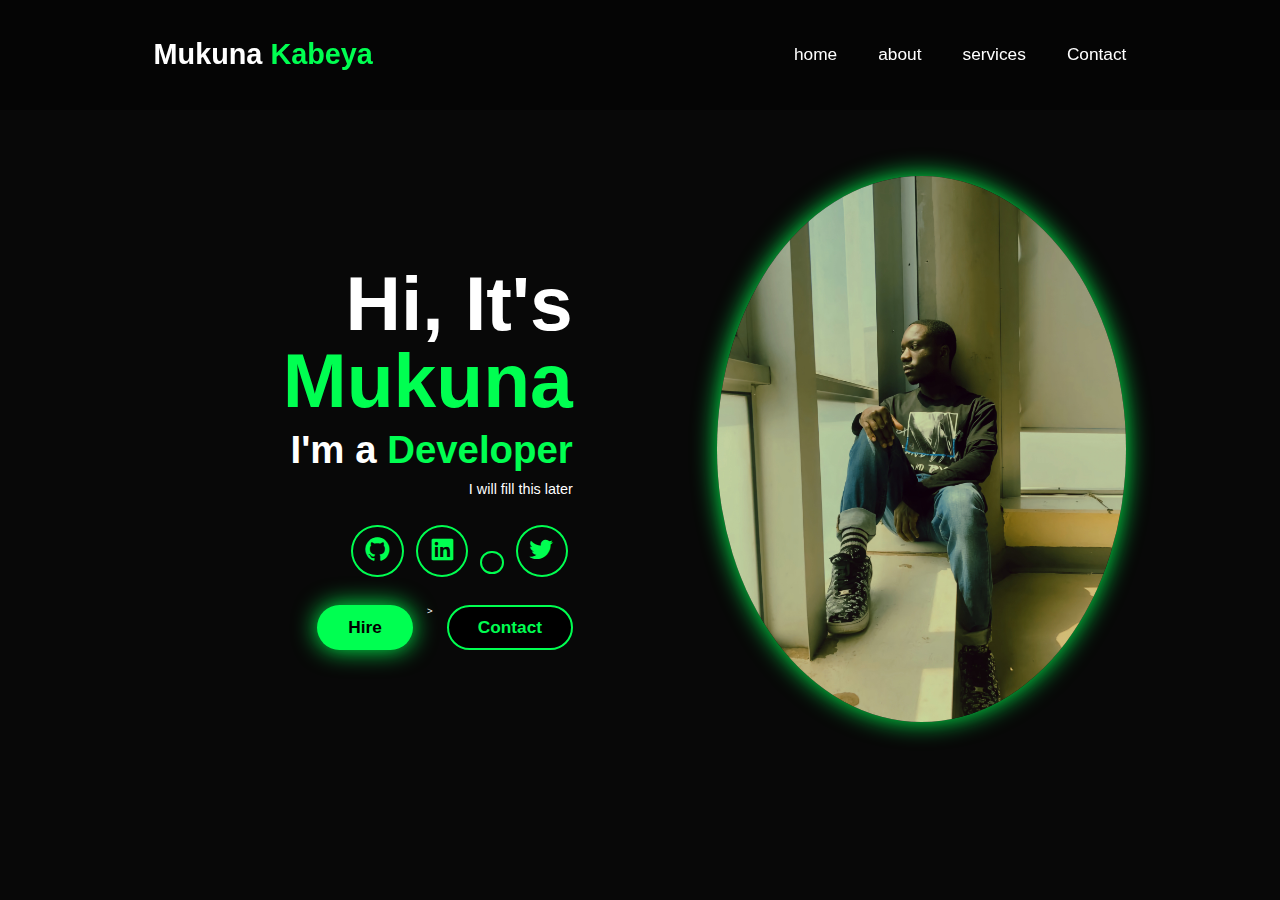
<file: index.html>
<!DOCTYPE html>
<html lang="" en>

<head>
  <meta charset="UTF-8">
  <meta name="viewport" content="width=device-width,initial-scale=1.0" />
  <title>Portfolio Website</title>
  <link rel="stylesheet" href="style.css" />
  <link href="https://unpkg.com/boxicons@2.1.4/css/boxicons.min.css" rel="stylesheet" />
</head>

<body>
  <header class="header">
    <a href="#home" class="logo">Mukuna
      <span>Kabeya</span></a>
    <i class="bx bx-menu" id="menu-icon"></i>

    <nav class="navbar">
      <a href="#home">home</a>
      <a href="#about">about</a>
      <a href="#services">services</a>
      <a href="#Contact">Contact</a>
    </nav>

  </header>

  <section class="home" id="home">
    <div class="home-content">
      <h1>Hi, It's <span>Mukuna</span></h1>
      <h3>I'm a <span> Developer</span></h3>
      <p>I will fill this later</p>

      <div class="social-icons">
        <a href="#">
          <i class="bx bxl-github"></i>
        </a>
        <a href="#">
          <i class="bx bxl-linkedin-square"></i>
        </a>
        <a href="#">
          <i class="bx bxl-intagram-alt"></i>
        </a>
        <a href="#">
          <i class="bx bxl-twitter"></i>
        </a>


      </div>
      <div class="btn-group">
        <a href="a" class="btn">Hire</a>>
        <a href="#contact" class="btn">Contact</a>

      </div>
    </div>

    <div class="home-img">
      <img src="image.jpg" alt="">
    </div>

  </section>



  <script src="script.js"></script>
</body>

</html>
</file>
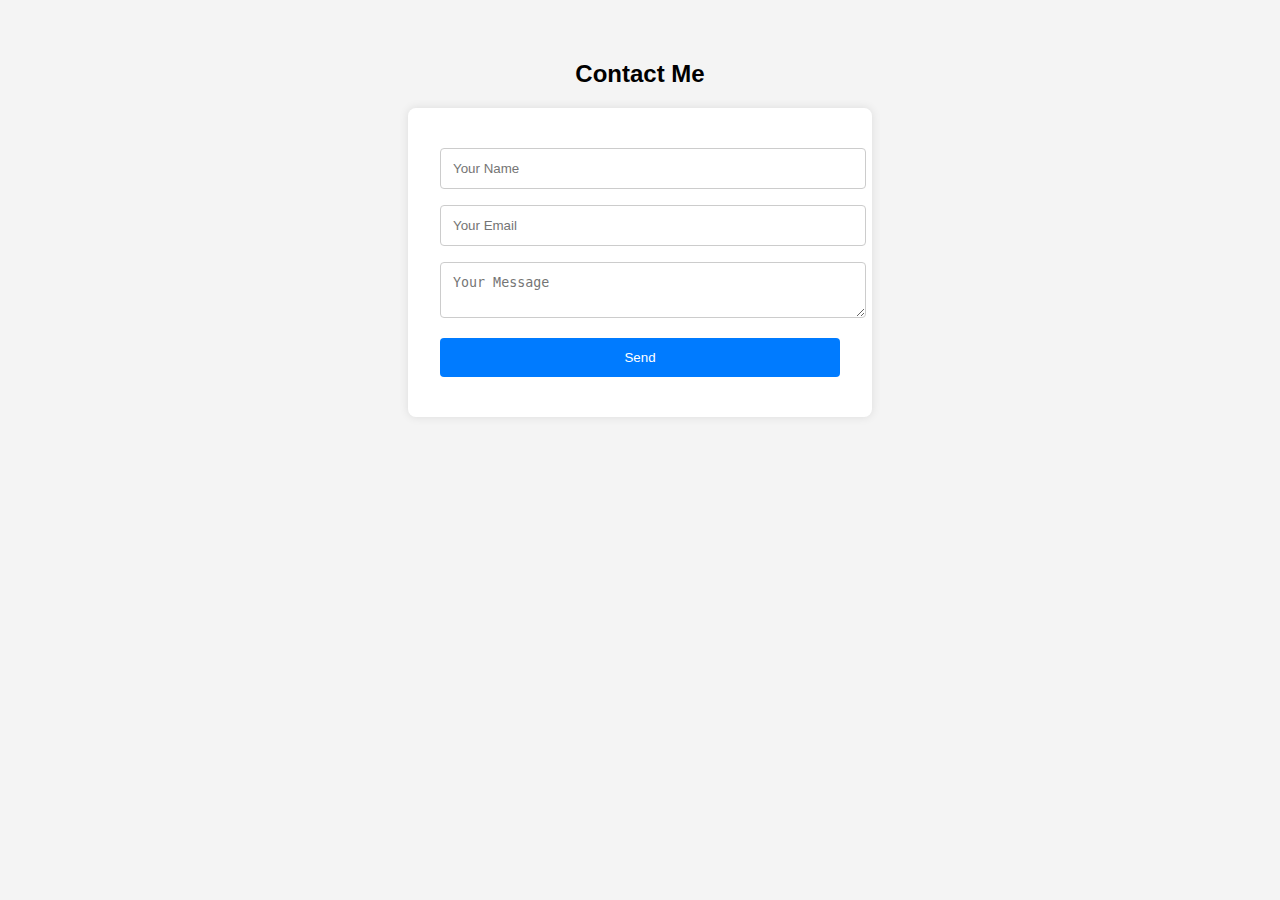
<file: contact.html>
<!DOCTYPE html>
<html lang="en">

<head>
  <meta charset="UTF-8">
  <meta name="viewport" content="width=device-width, initial-scale=1.0">
  <title>Contact Form with Email.js</title>
  <style>
    body {
      font-family: Arial, sans-serif;
      background: #f4f4f4;
      padding: 2rem;
    }

    form {
      background: #fff;
      padding: 2rem;
      max-width: 400px;
      margin: 0 auto;
      border-radius: 8px;
      box-shadow: 0 0 10px rgba(0, 0, 0, 0.1);
    }

    input,
    textarea,
    button {
      width: 100%;
      padding: 0.75rem;
      margin: 0.5rem 0;
      border: 1px solid #ccc;
      border-radius: 4px;
    }

    button {
      background: #007bff;
      color: white;
      border: none;
      cursor: pointer;
    }

    button:hover {
      background: #0056b3;
    }
  </style>

  <!-- Email.js SDK -->
  <script src="https://cdn.emailjs.com/dist/email.min.js"></script>
  <script>
    (function () {
      emailjs.init("YOUR_USER_ID"); // Replace with your actual USER ID
    })();
  </script>
</head>

<body>

  <h2 style="text-align:center;">Contact Me</h2>

  <form id="contact-form">
    <input type="text" id="name" name="name" placeholder="Your Name" required>
    <input type="email" id="email" name="email" placeholder="Your Email" required>
    <textarea id="message" name="message" placeholder="Your Message" required></textarea>
    <button type="submit">Send</button>
  </form>

  <script>
    document.getElementById('contact-form').addEventListener('submit', function (event) {
      event.preventDefault();
      emailjs.sendForm('service_cy0wfsf', 'template_dge3y8v', this)
        .then(function (response) {
          console.log('Email sent!', response.status, response.text);
          alert('Email sent successfully!');
          document.getElementById("contact-form").reset();
        }, function (error) {
          console.error('Error sending email:', error);
          alert('Oops! Something went wrong.');
        });
    });
  </script>

</body>

</html>
</file>
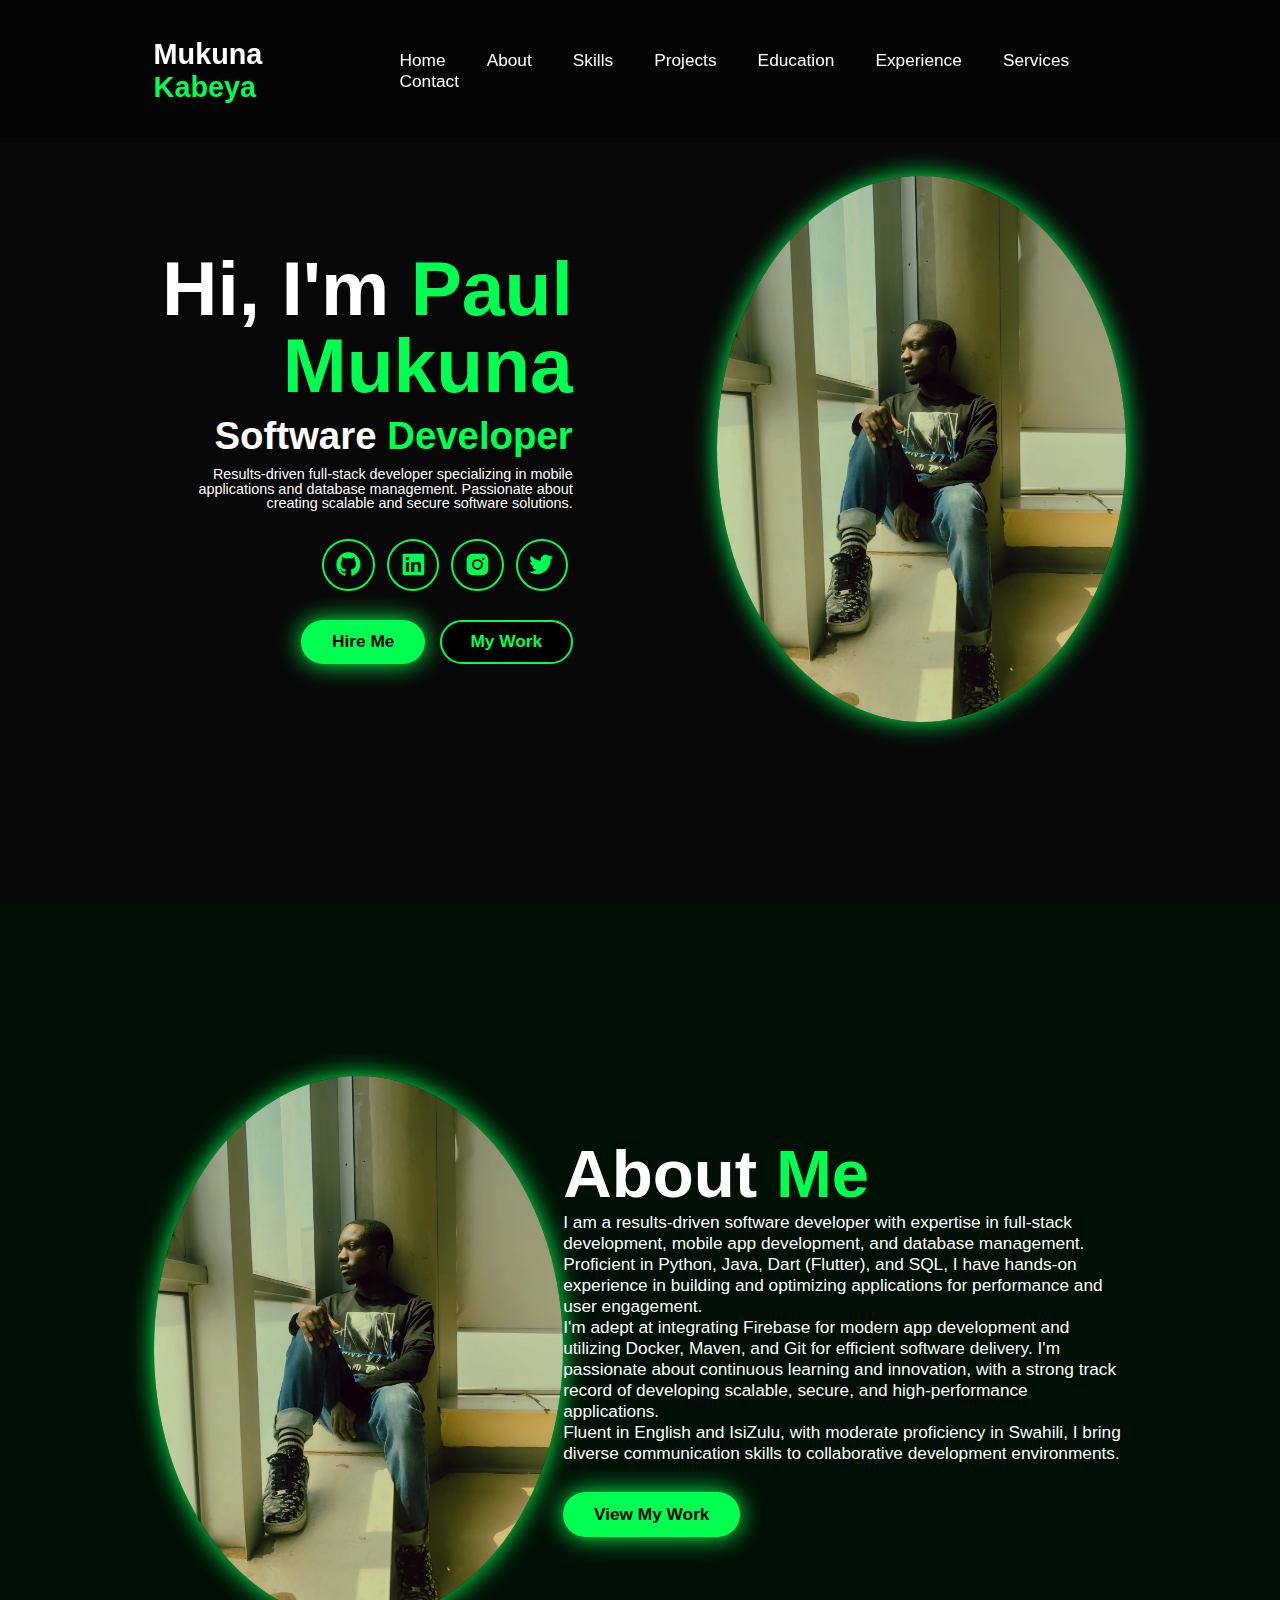
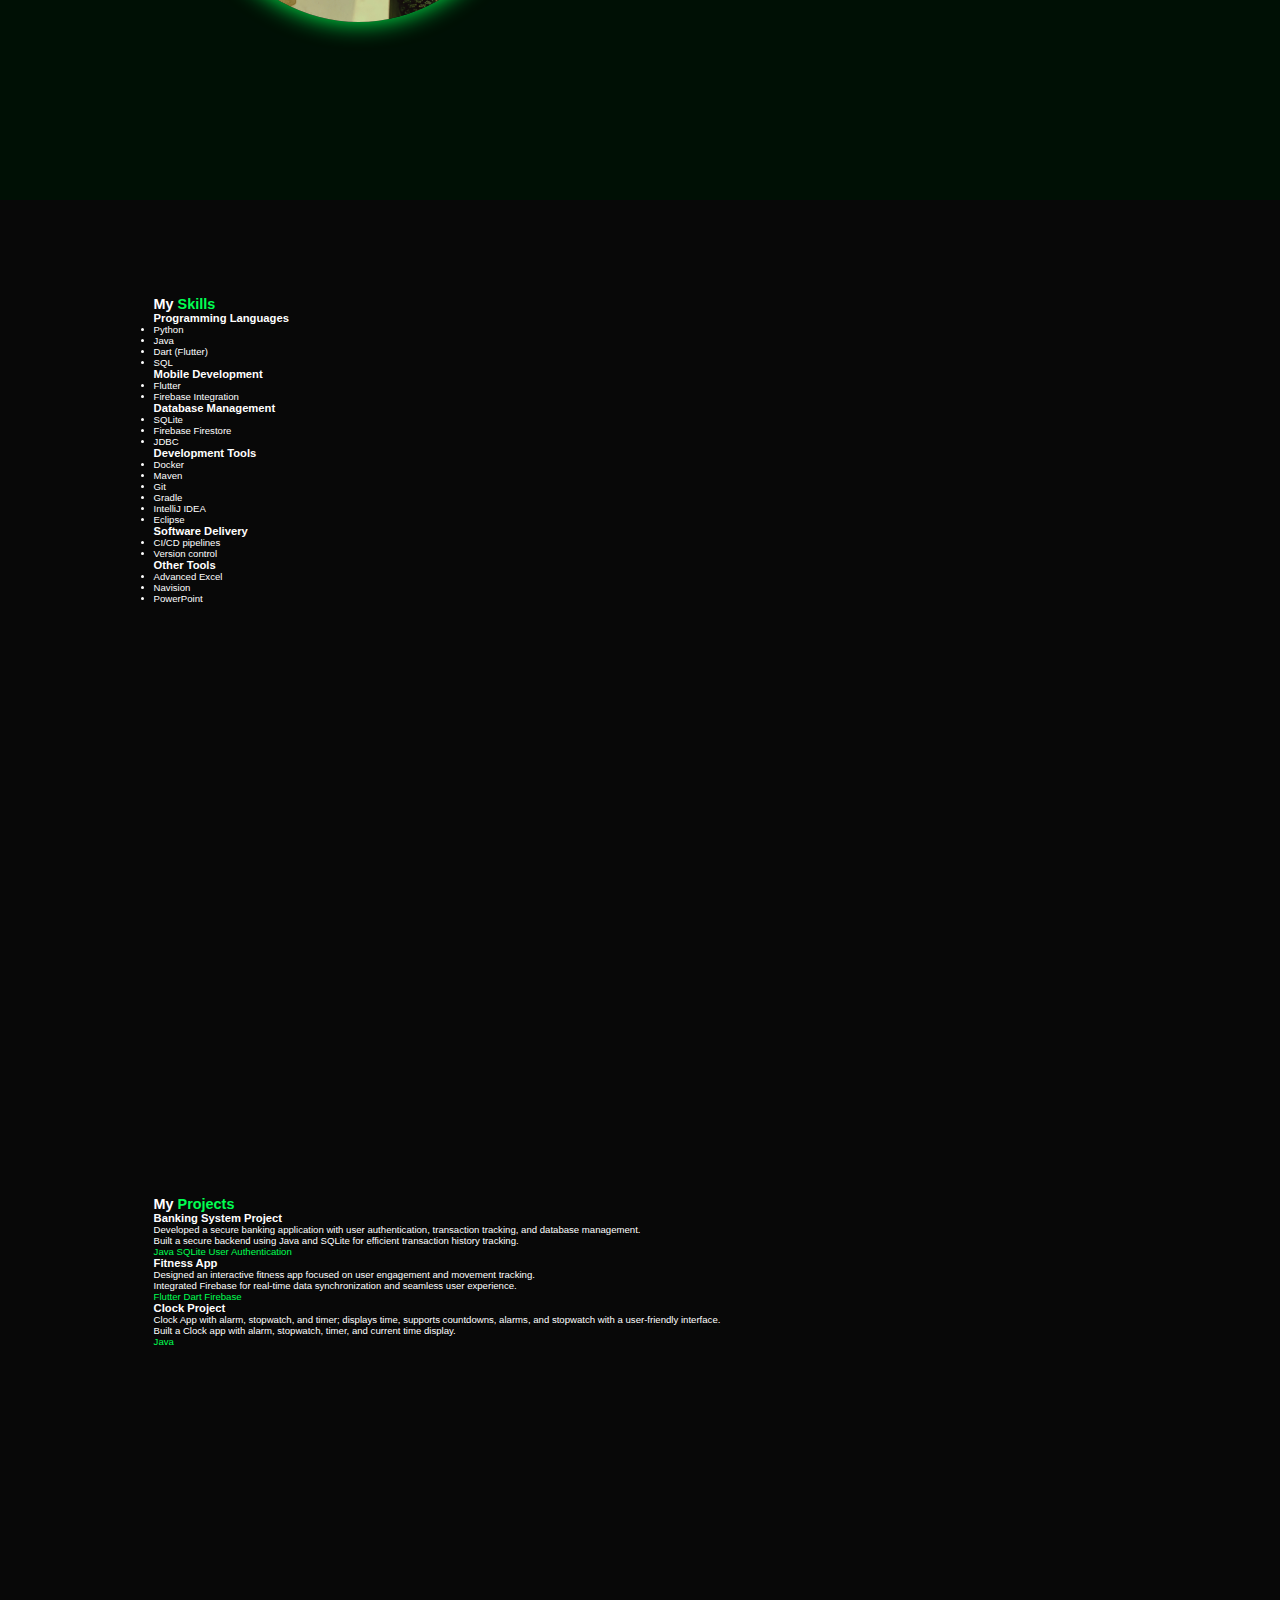
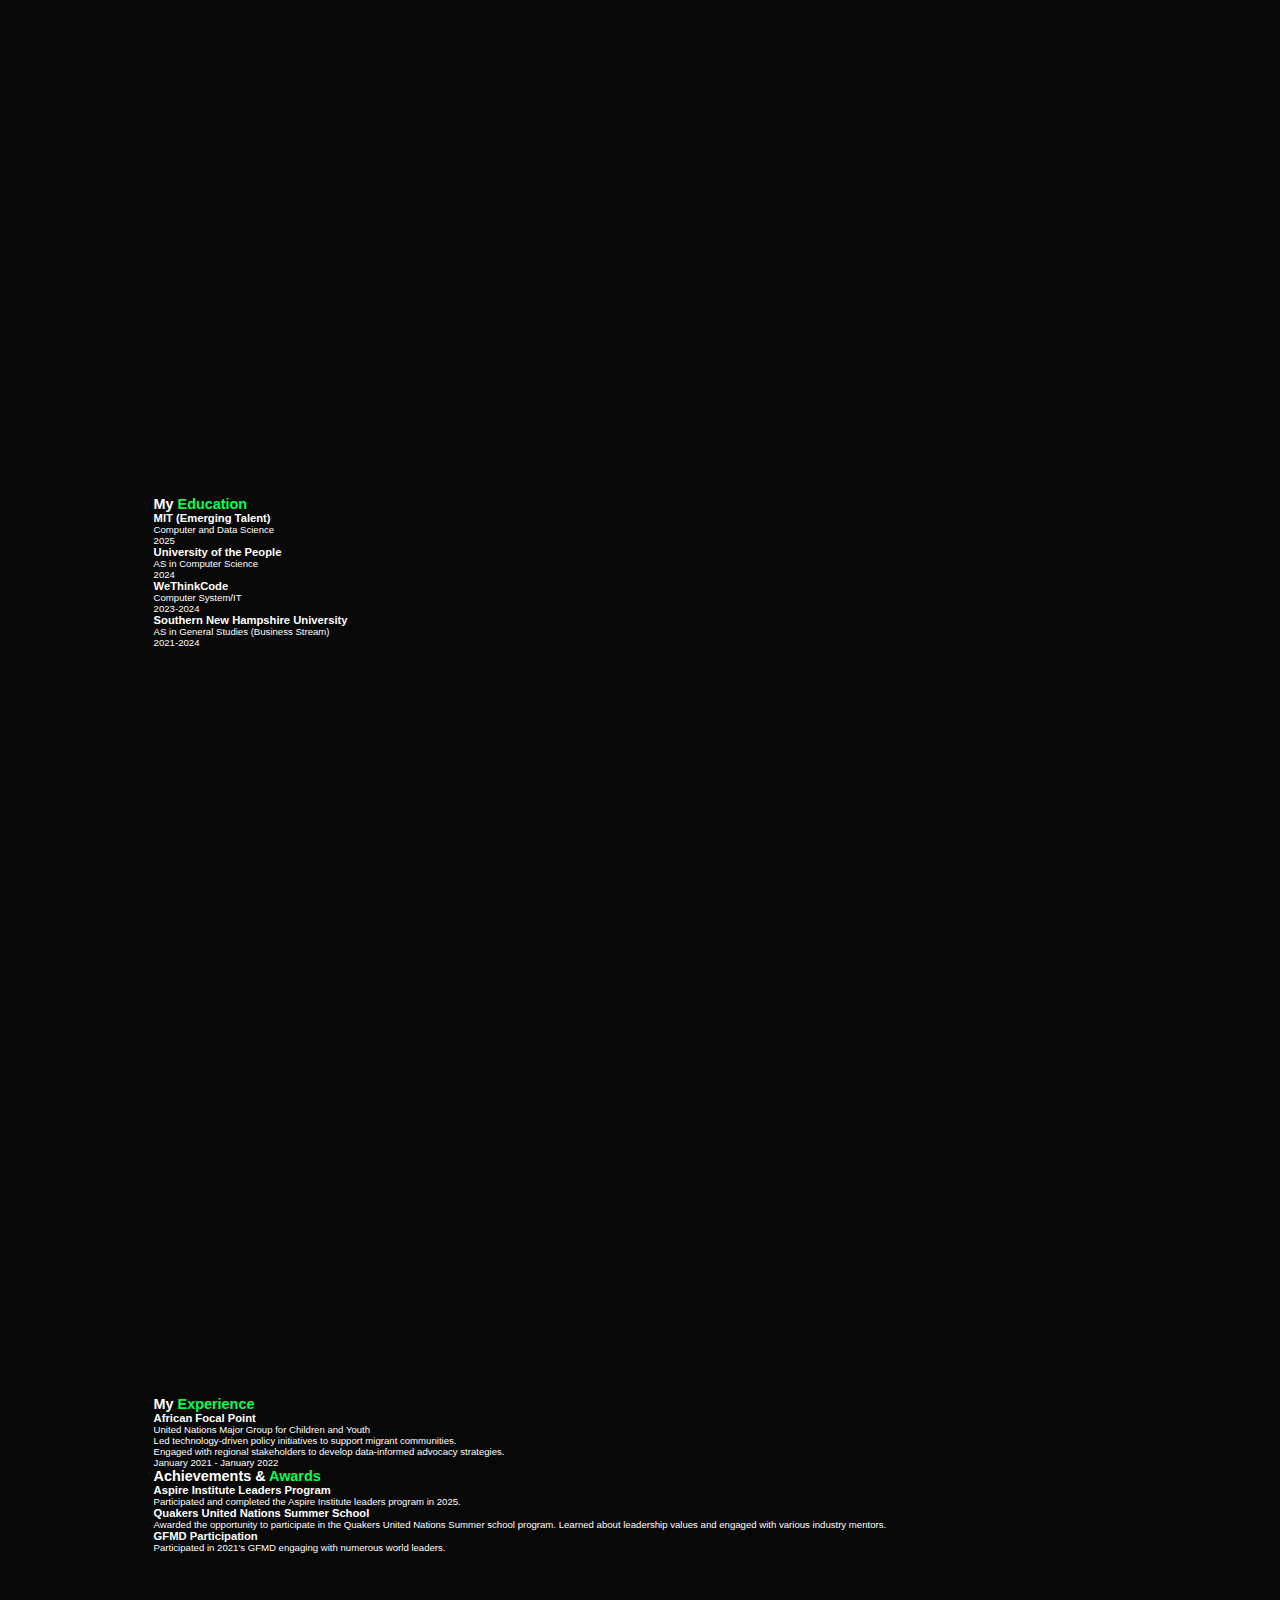
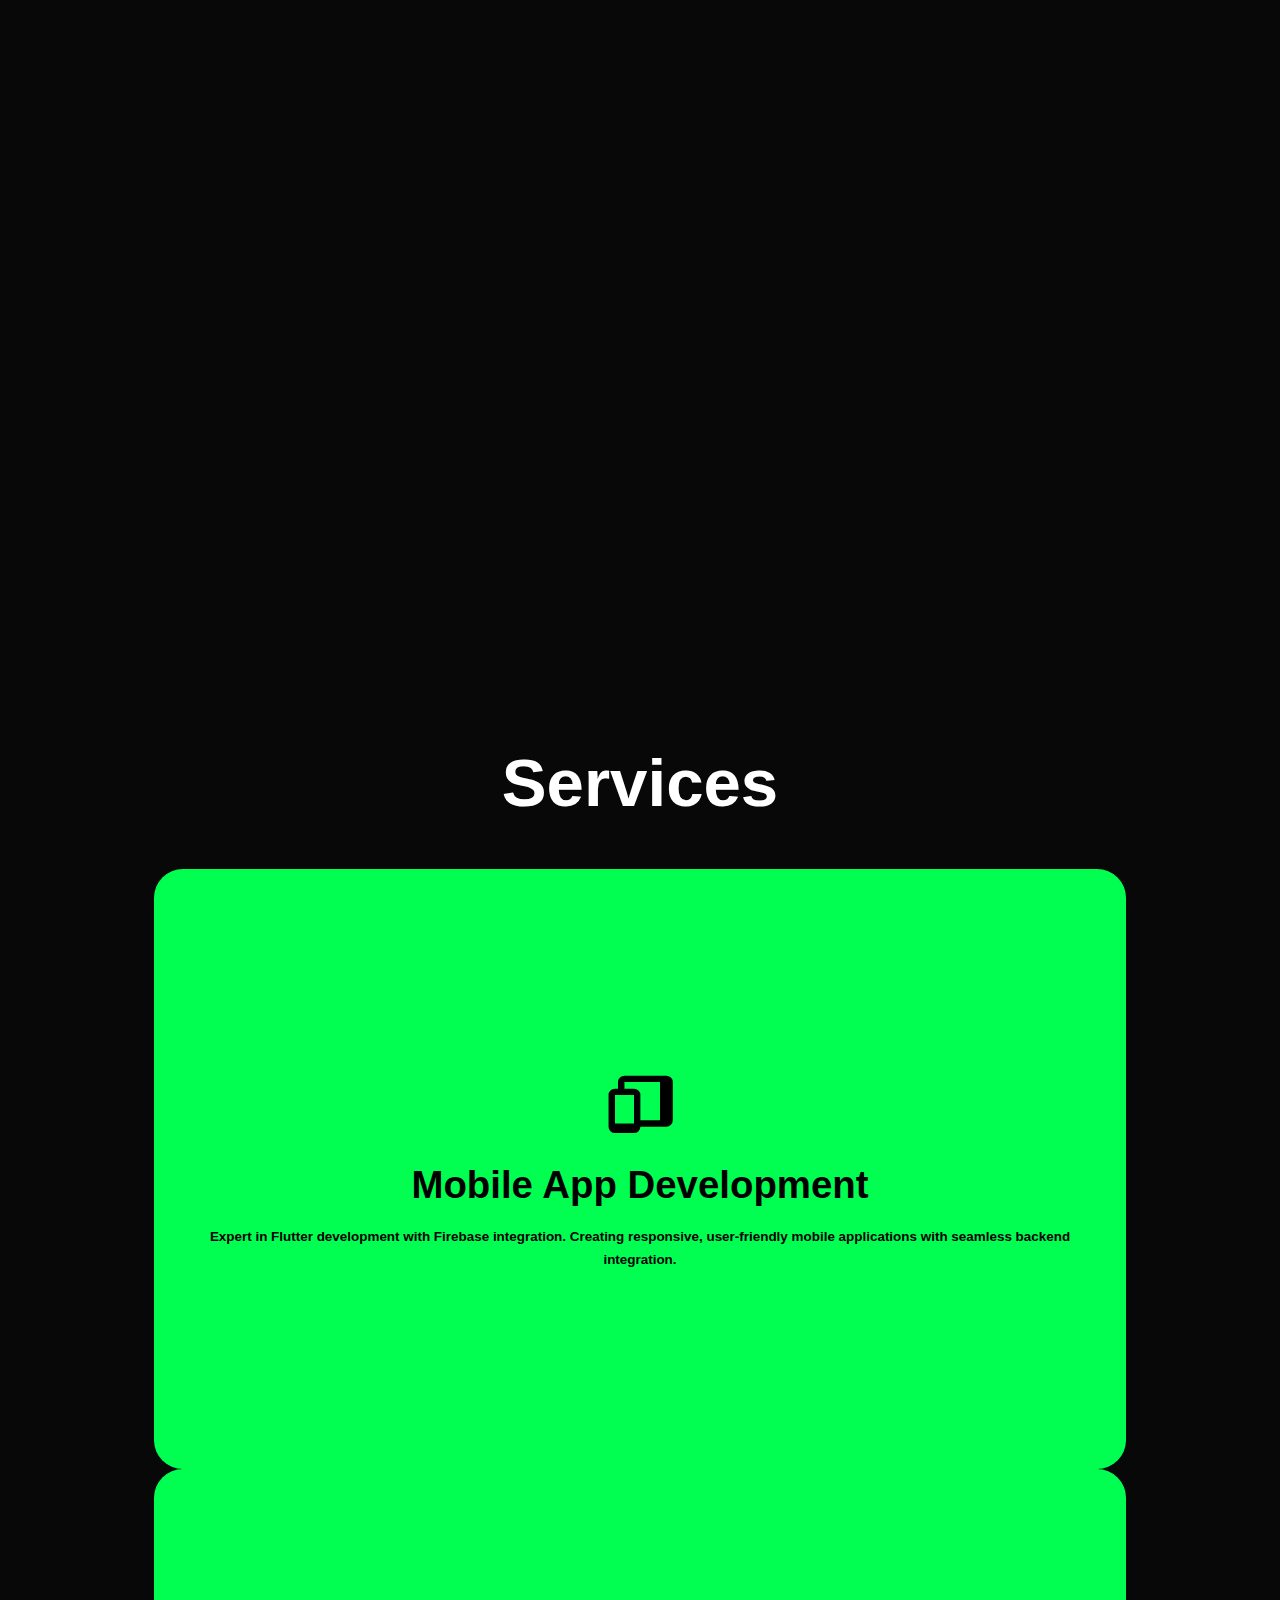
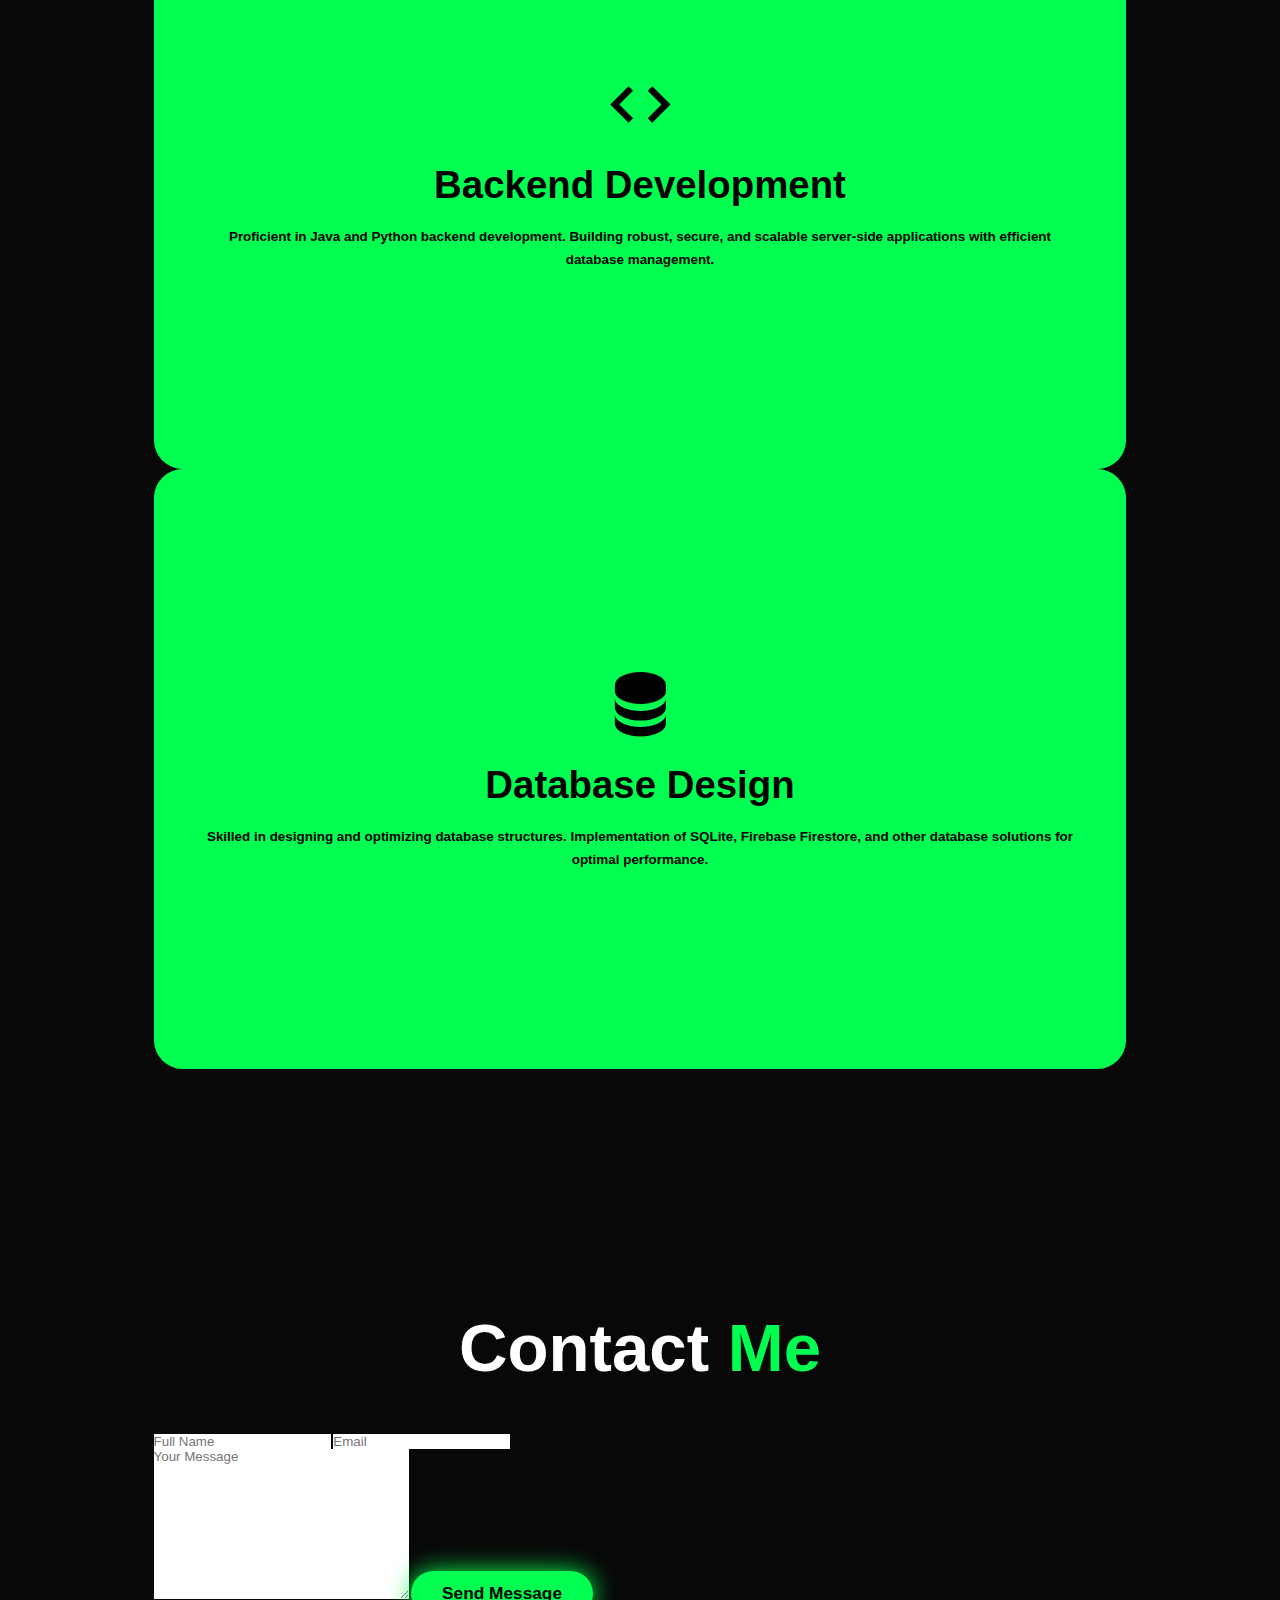
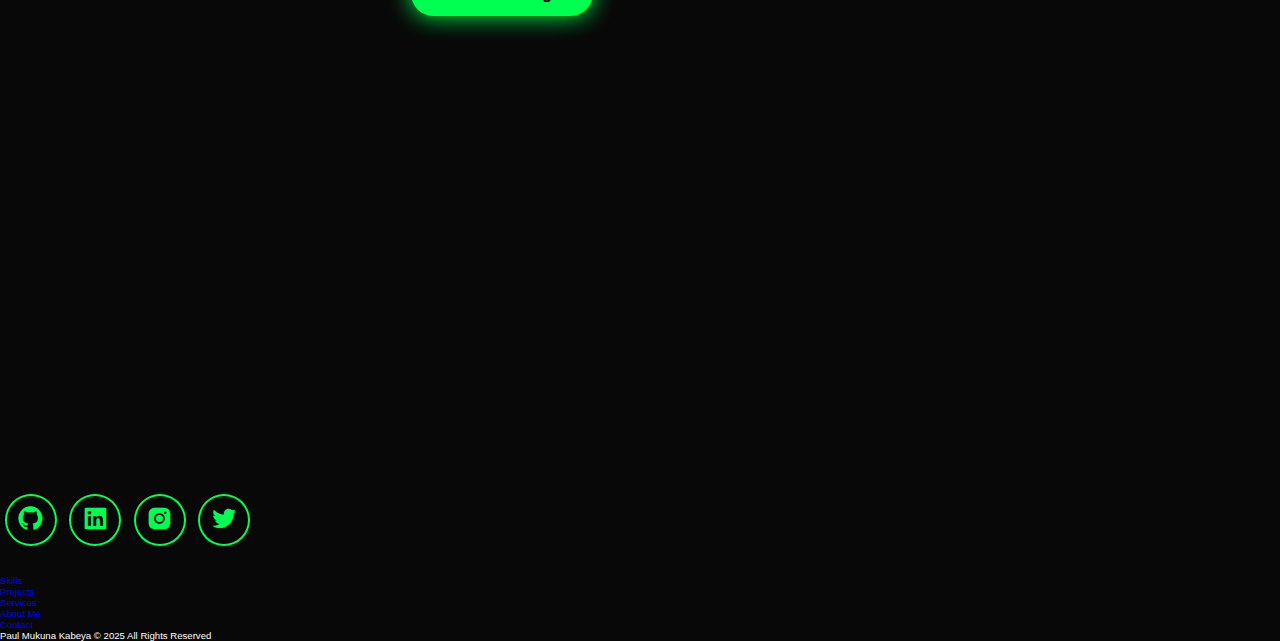
<file: enhanced_portfolio.html>
<!DOCTYPE html>
<html lang="en">

<head>
    <meta charset="UTF-8" />
    <meta name="viewport" content="width=device-width, initial-scale=1.0" />
    <title>Paul Mukuna Kabeya - Portfolio</title>
    <link rel="stylesheet" href="style.css" />
    <link href="https://unpkg.com/boxicons@2.1.4/css/boxicons.min.css" rel="stylesheet" />

</head>

<body>
    <header class="header">
        <a href="#home" class="logo">Mukuna <span>Kabeya</span></a>
        <i class="bx bx-menu" id="menu-icon"></i>

        <nav class="navbar">
            <a href="#home">Home</a>
            <a href="#about">About</a>
            <a href="#skills">Skills</a>
            <a href="#projects">Projects</a>
            <a href="#education">Education</a>
            <a href="#experience">Experience</a>
            <a href="#services">Services</a>
            <a href="#contact">Contact</a>
        </nav>
    </header>

    <section class="home" id="home">
        <div class="home-content">
            <h1>Hi, I'm <span>Paul Mukuna</span></h1>
            <h3>Software <span>Developer</span></h3>
            <p>Results-driven full-stack developer specializing in mobile applications and database management.
                Passionate about creating scalable and secure software solutions.</p>

            <div class="social-icons">
                <a href="https://github.com/kerthnorth" target="_blank"><i class="bx bxl-github"></i></a>
                <a href="https://www.linkedin.com/in/paul-kabeya-9a53b12b8" target="_blank"><i
                        class="bx bxl-linkedin-square"></i></a>
                <a href="#"><i class="bx bxl-instagram-alt"></i></a>
                <a href="#"><i class="bx bxl-twitter"></i></a>
            </div>

            <div class="btn-group">
                <a href="#contact" class="btn">Hire Me</a>
                <a href="#projects" class="btn">My Work</a>
            </div>
        </div>

        <div class="home-img">
            <img src="image.jpg" alt="Paul Mukuna Kabeya's profile picture" />
        </div>
    </section>

    <section class="about" id="about">
        <div class="about-img">
            <img src="image.jpg" alt="Paul Mukuna Kabeya" />
        </div>

        <div class="about-content">
            <h2>About <span>Me</span></h2>
            <p>I am a results-driven software developer with expertise in full-stack development, mobile app
                development, and database management. Proficient in Python, Java, Dart (Flutter), and SQL, I have
                hands-on experience in building and optimizing
                applications for performance and user engagement.</p>
            <p>I'm adept at integrating Firebase for modern app development and utilizing Docker, Maven, and Git for
                efficient software delivery. I'm passionate about continuous learning and innovation, with a strong
                track record of developing scalable,
                secure, and high-performance applications.</p>
            <p>Fluent in English and IsiZulu, with moderate proficiency in Swahili, I bring diverse communication skills
                to collaborative development environments.</p>
            <a href="#projects" class="btn">View My Work</a>
        </div>
    </section>

    <section id="skills">
        <h2 class="section-title">My <span>Skills</span></h2>

        <div class="skills-container">
            <div class="skill-category">
                <h3>Programming Languages</h3>
                <ul class="skill-list">
                    <li>Python</li>
                    <li>Java</li>
                    <li>Dart (Flutter)</li>
                    <li>SQL</li>
                </ul>
            </div>

            <div class="skill-category">
                <h3>Mobile Development</h3>
                <ul class="skill-list">
                    <li>Flutter</li>
                    <li>Firebase Integration</li>
                </ul>
            </div>

            <div class="skill-category">
                <h3>Database Management</h3>
                <ul class="skill-list">
                    <li>SQLite</li>
                    <li>Firebase Firestore</li>
                    <li>JDBC</li>
                </ul>
            </div>

            <div class="skill-category">
                <h3>Development Tools</h3>
                <ul class="skill-list">
                    <li>Docker</li>
                    <li>Maven</li>
                    <li>Git</li>
                    <li>Gradle</li>
                    <li>IntelliJ IDEA</li>
                    <li>Eclipse</li>
                </ul>
            </div>

            <div class="skill-category">
                <h3>Software Delivery</h3>
                <ul class="skill-list">
                    <li>CI/CD pipelines</li>
                    <li>Version control</li>
                </ul>
            </div>

            <div class="skill-category">
                <h3>Other Tools</h3>
                <ul class="skill-list">
                    <li>Advanced Excel</li>
                    <li>Navision</li>
                    <li>PowerPoint</li>
                </ul>
            </div>
        </div>
    </section>

    <section id="projects">
        <h2 class="section-title">My <span>Projects</span></h2>

        <div class="projects-container">
            <div class="project-box">
                <h3>Banking System Project</h3>
                <p>Developed a secure banking application with user authentication, transaction tracking, and database
                    management.
                </p>
                <p>Built a secure backend using Java and SQLite for efficient transaction history tracking.</p>
                <div class="project-tech">
                    <span>Java</span>
                    <span>SQLite</span>
                    <span>User Authentication</span>
                </div>
            </div>

            <div class="project-box">
                <h3>Fitness App</h3>
                <p>Designed an interactive fitness app focused on user engagement and movement tracking.</p>
                <p>Integrated Firebase for real-time data synchronization and seamless user experience.</p>
                <div class="project-tech">
                    <span>Flutter</span>
                    <span>Dart</span>
                    <span>Firebase</span>
                </div>
            </div>

            <div class="project-box">
                <h3>Clock Project</h3>
                <p>Clock App with alarm, stopwatch, and timer; displays time, supports countdowns, alarms, and stopwatch
                    with a user-friendly interface.
                </p>
                <p>Built a Clock app with alarm, stopwatch, timer, and current time display.</p>
                <div class="project-tech">
                    <span>Java</span>
                </div>
            </div>
        </div>
    </section>

    <section id="education">
        <h2 class="section-title">My <span>Education</span></h2>

        <div class="education-container">
            <div class="education-box">
                <h3>MIT (Emerging Talent)</h3>
                <p>Computer and Data Science</p>
                <p class="education-year">2025</p>
            </div>

            <div class="education-box">
                <h3>University of the People</h3>
                <p>AS in Computer Science</p>
                <p class="education-year">2024</p>
            </div>

            <div class="education-box">
                <h3>WeThinkCode</h3>
                <p>Computer System/IT</p>
                <p class="education-year">2023-2024</p>
            </div>

            <div class="education-box">
                <h3>Southern New Hampshire University</h3>
                <p>AS in General Studies (Business Stream)</p>
                <p class="education-year">2021-2024</p>
            </div>
        </div>
    </section>

    <section id="experience">
        <h2 class="section-title">My <span>Experience</span></h2>

        <div class="experience-container">
            <div class="experience-box">
                <h3>African Focal Point</h3>
                <p>United Nations Major Group for Children and Youth</p>
                <p>Led technology-driven policy initiatives to support migrant communities.</p>
                <p>Engaged with regional stakeholders to develop data-informed advocacy strategies.</p>
                <p class="experience-year">January 2021 - January 2022</p>
            </div>
        </div>

        <div class="achievements">
            <h2 class="section-title">Achievements & <span>Awards</span></h2>

            <div class="achievement-box">
                <h3>Aspire Institute Leaders Program</h3>
                <p>Participated and completed the Aspire Institute leaders program in 2025.</p>
            </div>

            <div class="achievement-box">
                <h3>Quakers United Nations Summer School</h3>
                <p>Awarded the opportunity to participate in the Quakers United Nations Summer school program. Learned
                    about leadership values and engaged with various industry mentors.</p>
            </div>

            <div class="achievement-box">
                <h3>GFMD Participation</h3>
                <p>Participated in 2021's GFMD engaging with numerous world leaders.</p>
            </div>
        </div>
    </section>

    <section class="services" id="services">
        <h2 class="heading">Services</h2>

        <div class="services-container">
            <div class="service-box">
                <div class="service-info">
                    <i class="bx bxs-devices"></i>
                    <h4>Mobile App Development</h4>
                    <p>Expert in Flutter development with Firebase integration. Creating responsive, user-friendly
                        mobile applications with seamless backend integration.</p>
                </div>
            </div>

            <div class="service-box">
                <div class="service-info">
                    <i class="bx bx-code"></i>
                    <h4>Backend Development</h4>
                    <p>Proficient in Java and Python backend development. Building robust, secure, and scalable
                        server-side applications with efficient database management.</p>
                </div>
            </div>

            <div class="service-box">
                <div class="service-info">
                    <i class="bx bxs-data"></i>
                    <h4>Database Design</h4>
                    <p>Skilled in designing and optimizing database structures. Implementation of SQLite, Firebase
                        Firestore, and other database solutions for optimal performance.</p>
                </div>
            </div>
        </div>
    </section>

    <section class="contact" id="contact">
        <h2 class="heading">Contact <span>Me</span></h2>

        <form id="contactform">
            <div class="input-group">
                <div class="input-box">
                    <input type="text" id="name" name="name" placeholder="Full Name" required>
                    <input type="email" id="email" name="email" placeholder="Email" required>
                </div>

                <!-- <input type="text" id="name" name="name" placeholder="Your Name" required>
            <input type="email" id="email" name="email" placeholder="Your Email" required> -->
                <textarea id="message" name="message" cols="30" rows="10" placeholder="Your Message"
                    required></textarea>
                <input type="submit" value="Send Message" class="btn">
        </form>

        <!-- <form id="contactForm">
            <div class="input-group">
                <div class="input-box">
                    <input type="text" id="name" name="name" placeholder="Full Name" required>
                    <input type="email" id="email" name="email" placeholder="Email" required>
                </div>
                <div class="input-box">
                    <input type="tel" id="phone" name="phone" placeholder="Phone Number">
                    <input type="text" id="subject" name="subject" placeholder="Subject" required>
                </div>
            </div>

            <div class="input-group-2">
                <textarea id="message" name="message" cols="30" rows="10" placeholder="Your Message"
                    required></textarea>
                <input type="submit" value="Send Message" class="btn">
            </div>
        </form> -->

    </section>
    <script src="https://cdn.emailjs.com/dist/email.min.js"></script>
    <script>
        (function () {
            emailjs.init("h-h6q364s2GjtsQMa"); // Replace with your EmailJS public key
        })();
    </script>
    <script>
        document.getElementById('contactform').addEventListener('submit', function (event) {
            event.preventDefault();
            emailjs.sendForm('service_cy0wfsf', 'template_u8wa0t4', this)
                .then(function (response) {
                    console.log('Email sent!', response.status, response.text);
                    alert('Email sent successfully!');
                }, function (error) {
                    console.error('Error sending email:', error);
                    alert('Oops! Something went wrong.');
                });
        });
    </script>

    <footer class="footer">
        <div class="social-icons">
            <a href="https://github.com/kerthnorth" target="_blank"><i class="bx bxl-github"></i></a>
            <a href="https://www.linkedin.com/in/paul-kabeya-9a53b12b8" target="_blank"><i
                    class="bx bxl-linkedin-square"></i></a>
            <a href="#"><i class="bx bxl-instagram-alt"></i></a>
            <a href="#"><i class="bx bxl-twitter"></i></a>
        </div>

        <ul class="list">
            <li>
                <a href="#skills">Skills</a>
            </li>
            <li>
                <a href="#projects">Projects</a>
            </li>
            <li>
                <a href="#services">Services</a>
            </li>
            <li>
                <a href="#about">About Me</a>
            </li>
            <li>
                <a href="#contact">Contact</a>
            </li>
        </ul>

        <p class="copyright">
            Paul Mukuna Kabeya &copy; 2025 All Rights Reserved
        </p>
    </footer>




    <script src="script.js"></script>
    <script src="socialLinks.js"></script>
    <script src="ProjectLinks.js"></script>
    <script src="server.js"></script>
    <!-- <script src="contact-form.js"></script> -->



</body>

</html>
</file>
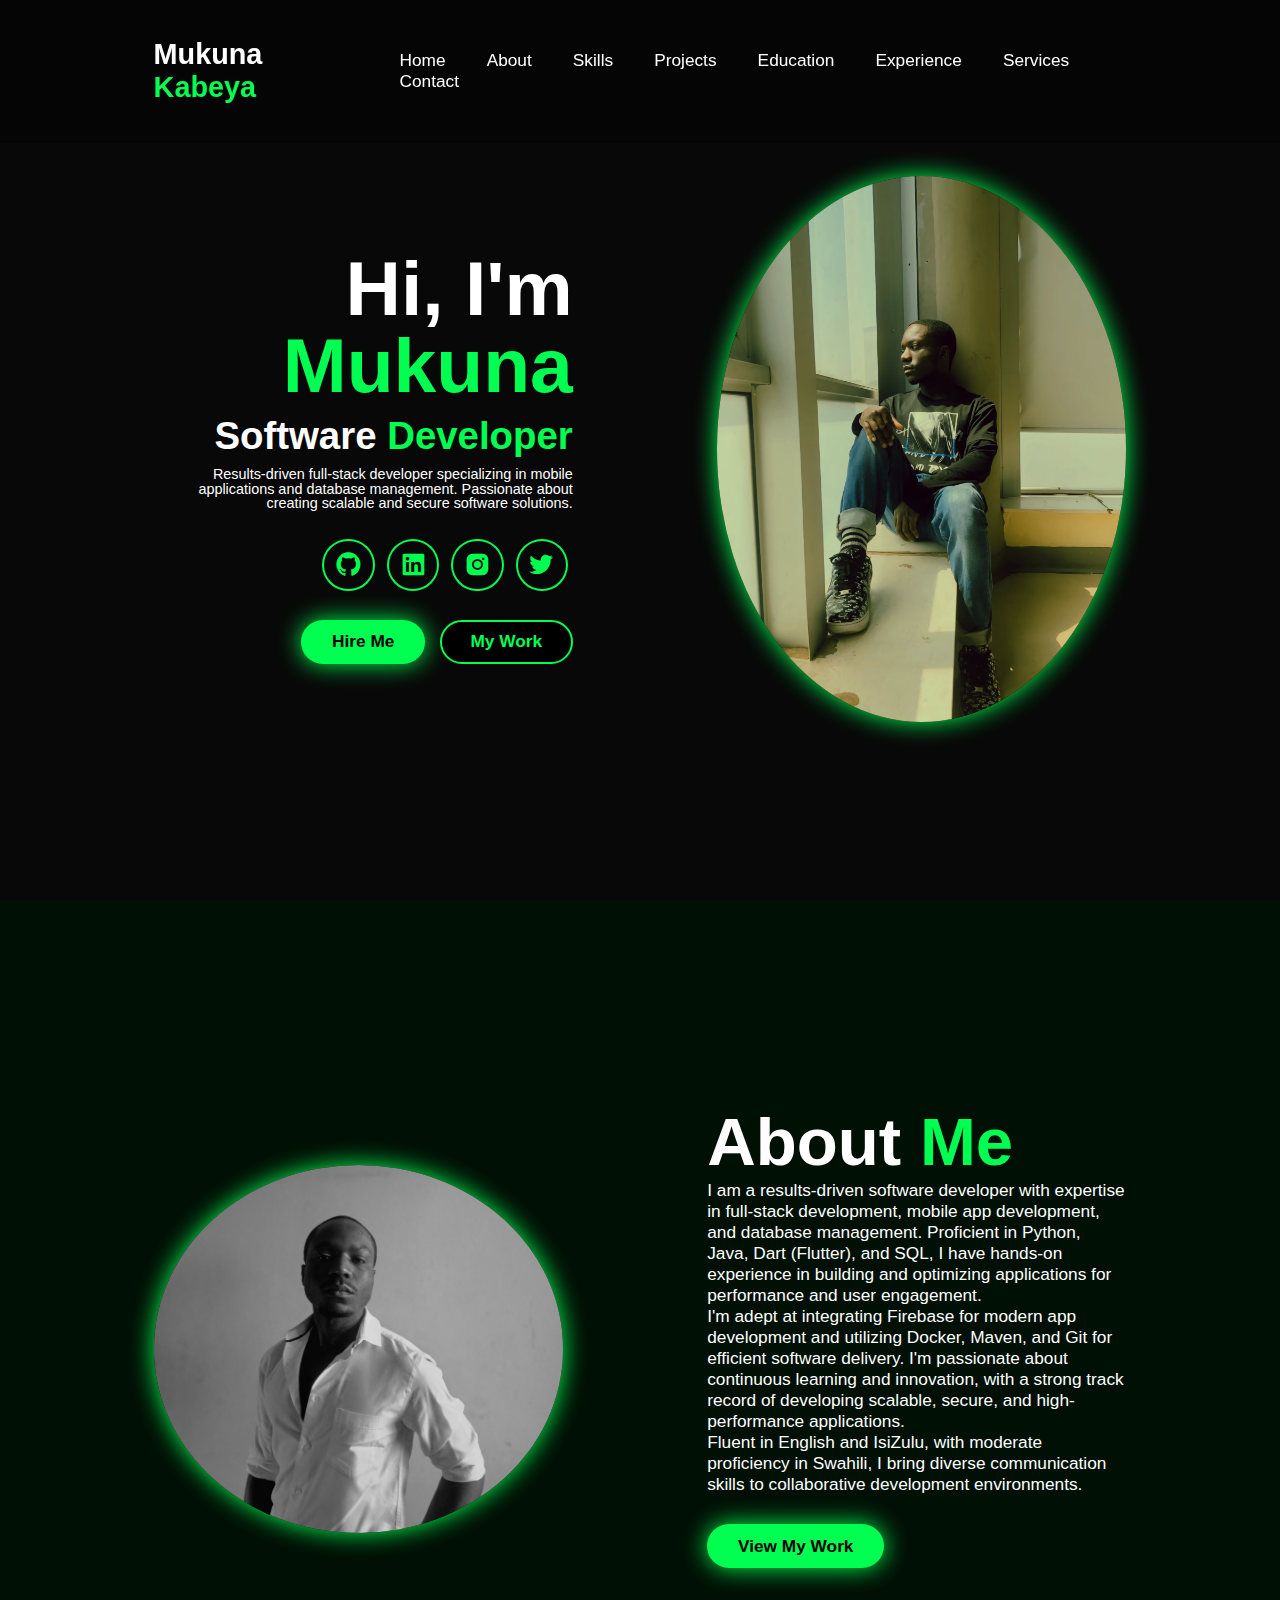
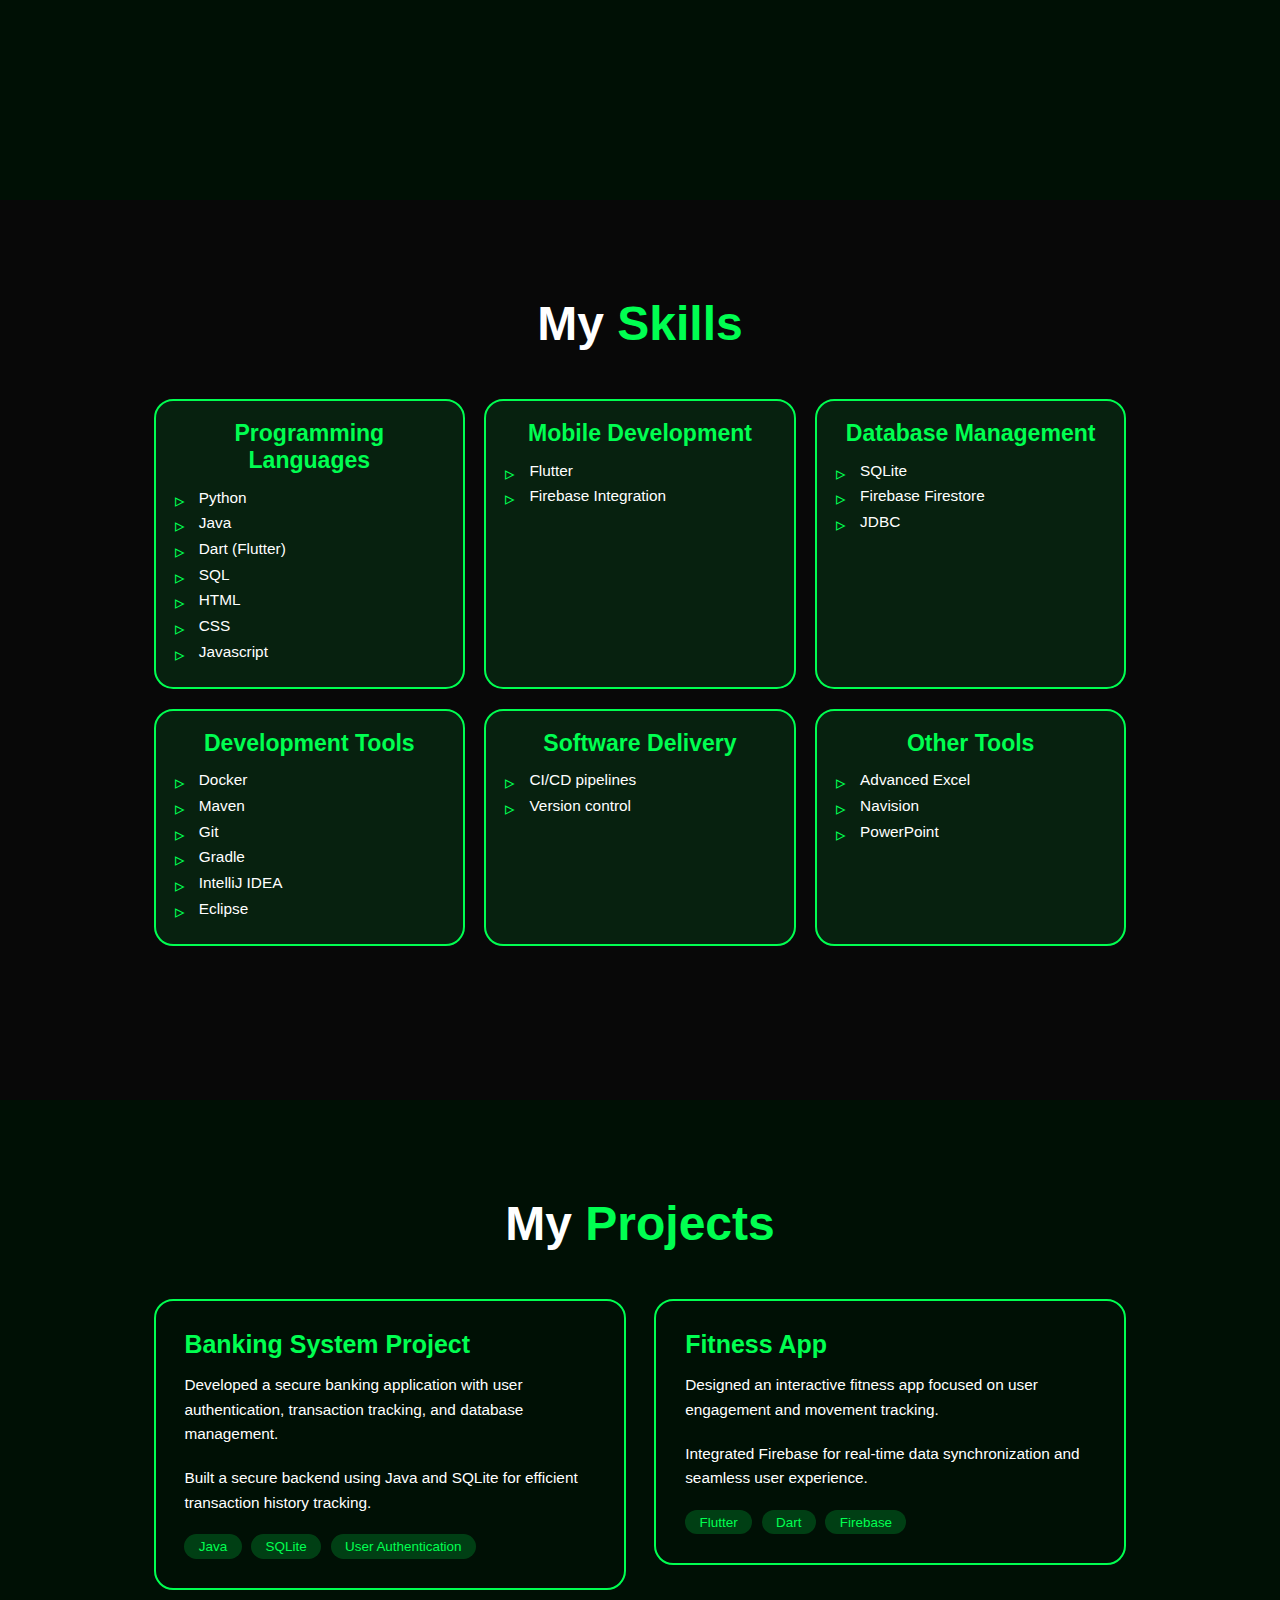
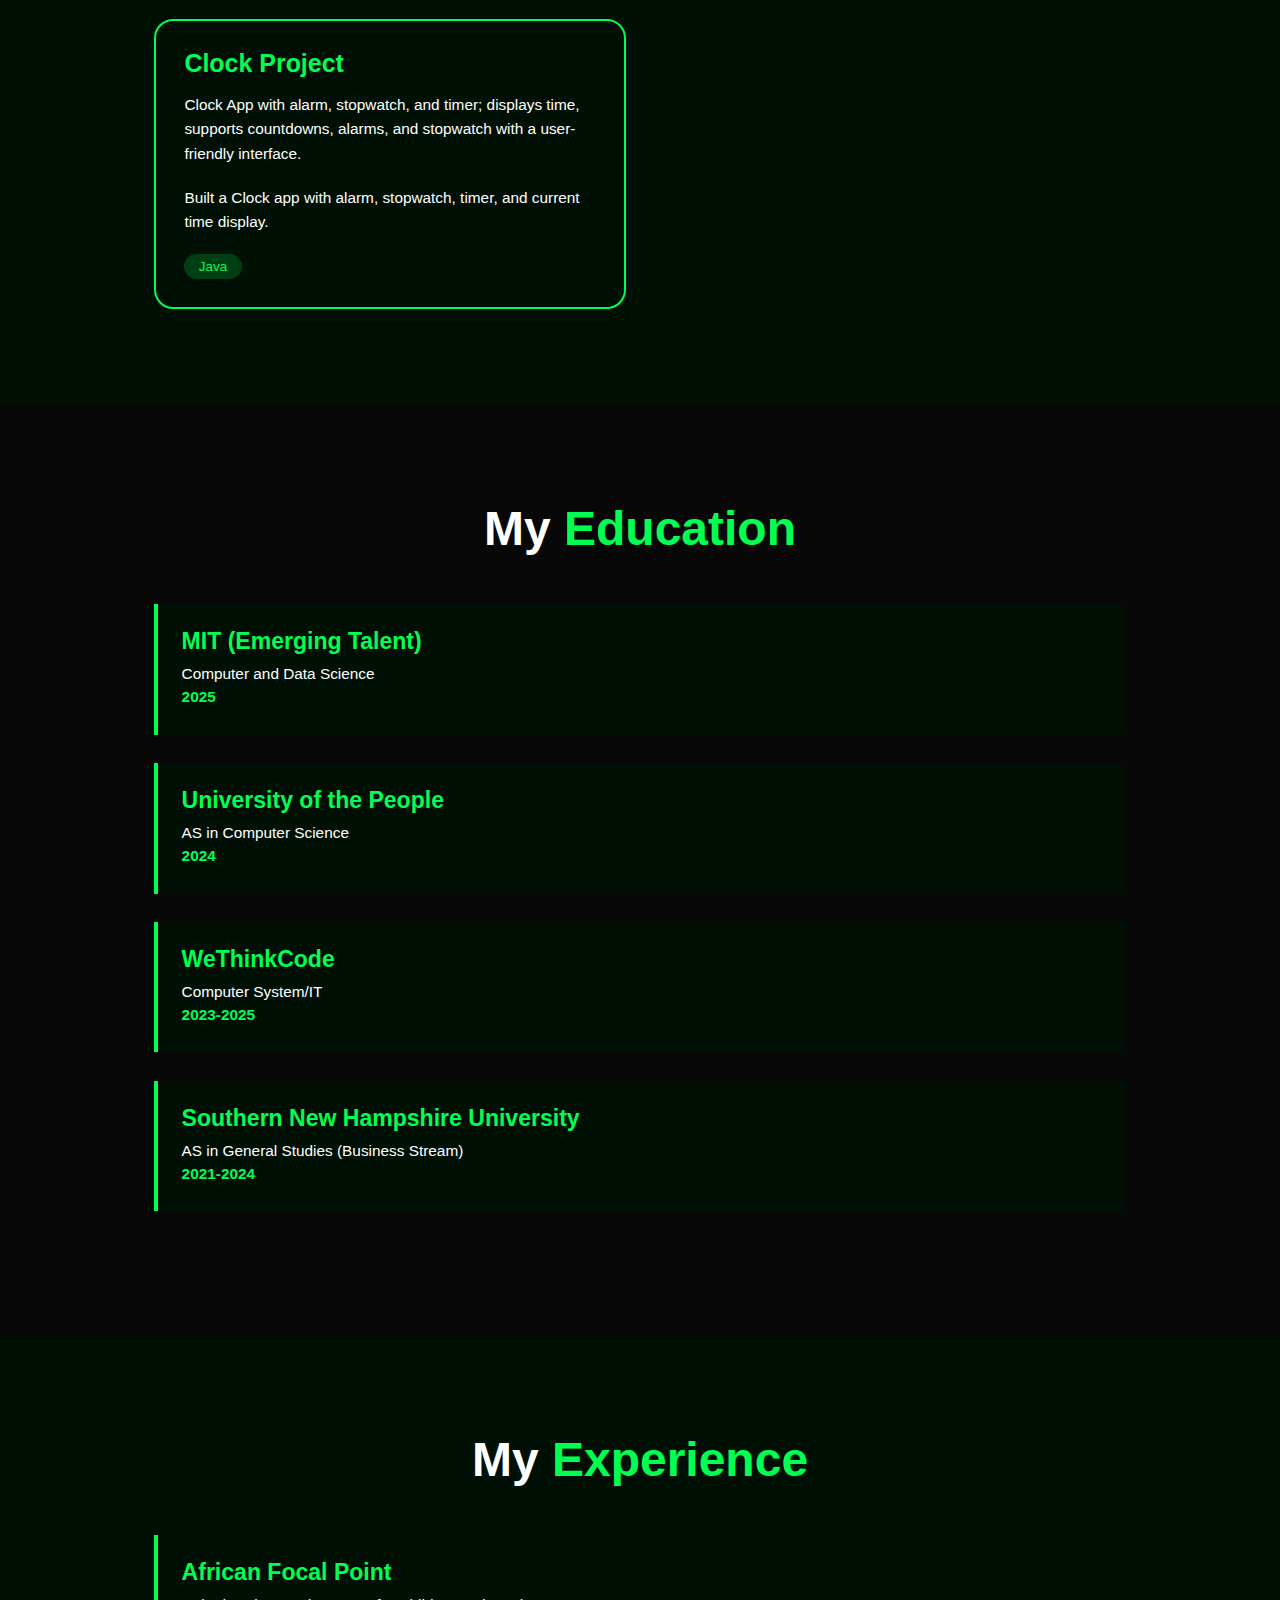
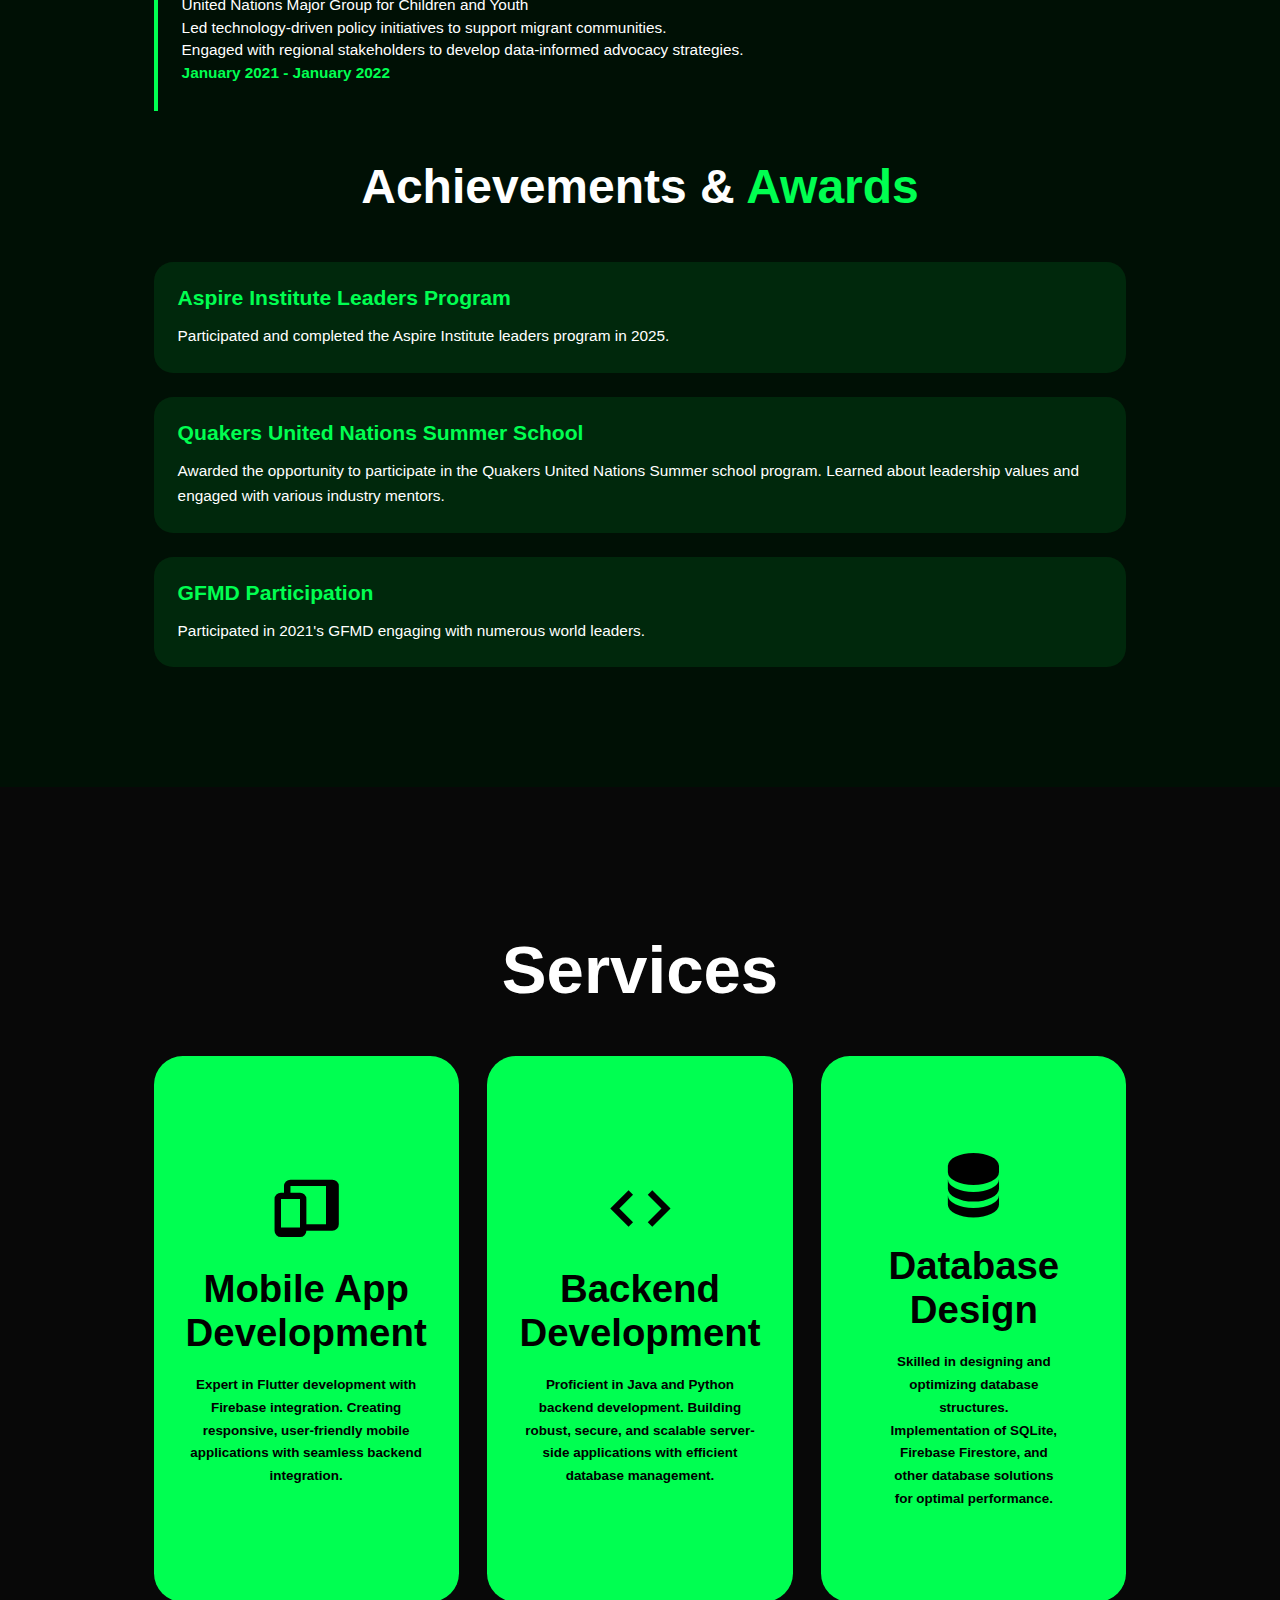
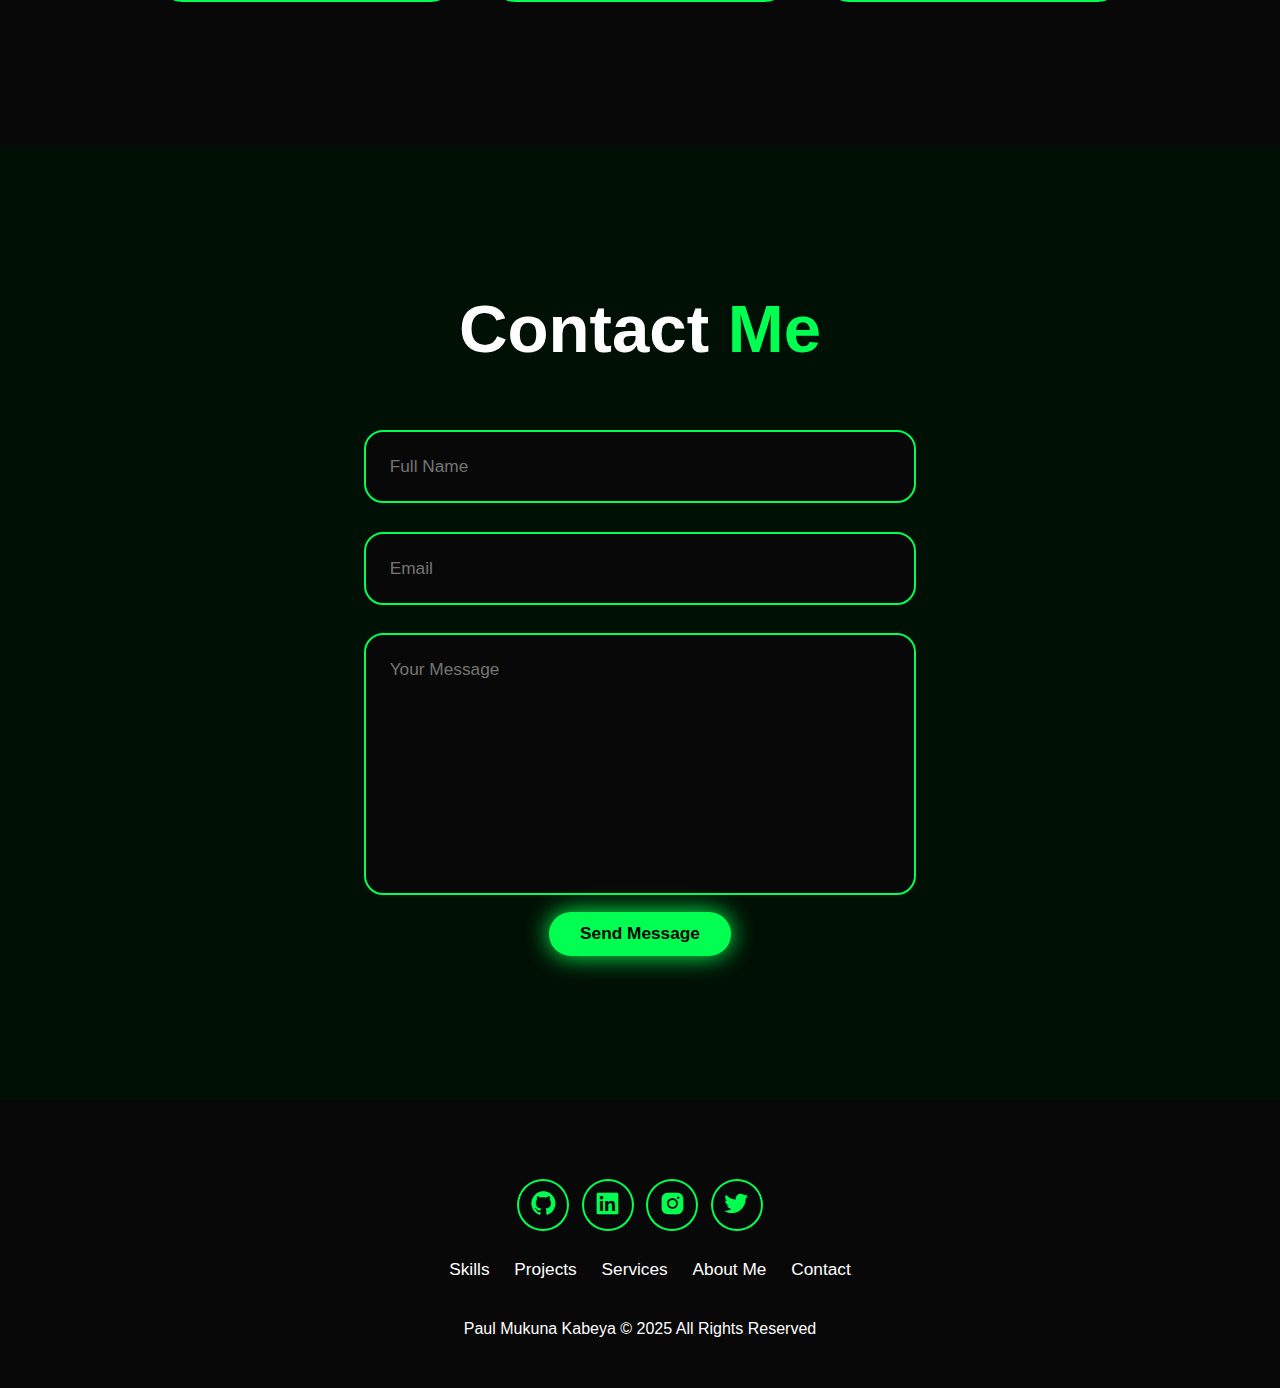
<file: portfolio/enhanced_portfolio.html>
<!DOCTYPE html>
<html lang="en">

<head>
    <meta charset="UTF-8" />
    <meta name="viewport" content="width=device-width, initial-scale=1.0" />
    <title>Paul Mukuna Kabeya - Portfolio</title>
    <link rel="stylesheet" href="style.css" />
    <link href="https://unpkg.com/boxicons@2.1.4/css/boxicons.min.css" rel="stylesheet" />

</head>

<body>
    <header class="header">
        <a href="#home" class="logo">Mukuna <span>Kabeya</span></a>
        <i class="bx bx-menu" id="menu-icon"></i>

        <nav class="navbar">
            <a href="#home">Home</a>
            <a href="#about">About</a>
            <a href="#skills">Skills</a>
            <a href="#projects">Projects</a>
            <a href="#education">Education</a>
            <a href="#experience">Experience</a>
            <a href="#services">Services</a>
            <a href="#contact">Contact</a>
        </nav>
    </header>

    <section class="home" id="home">
        <div class="home-content">
            <h1>Hi, I'm <span>Mukuna</span></h1>
            <h3>Software <span>Developer</span></h3>
            <p>Results-driven full-stack developer specializing in mobile applications and database management.
                Passionate about creating scalable and secure software solutions.</p>

            <div class="social-icons">
                <a href="https://github.com/kerthnorth" target="_blank"><i class="bx bxl-github"></i></a>
                <a href="https://www.linkedin.com/in/paul-kabeya-9a53b12b8" target="_blank"><i
                        class="bx bxl-linkedin-square"></i></a>
                <a href="#"><i class="bx bxl-instagram-alt"></i></a>
                <a href="#"><i class="bx bxl-twitter"></i></a>
            </div>

            <div class="btn-group">
                <a href="#contact" class="btn">Hire Me</a>
                <a href="#projects" class="btn">My Work</a>
            </div>
        </div>

        <div class="home-img">
            <img src="image.jpg" alt="Paul Mukuna Kabeya's profile picture" />
        </div>
    </section>

    <section class="about" id="about">
        <div class="about-img">
            <img src="muk.jpg" alt="Paul Mukuna Kabeya" />
        </div>

        <div class="about-content">
            <h2>About <span>Me</span></h2>
            <p> I am a results-driven software developer with expertise in full-stack development, mobile app
                development, and database management. Proficient in Python, Java, Dart (Flutter), and SQL, I have
                hands-on experience in building and optimizing
                applications for performance and user engagement.</p>
            <p>I'm adept at integrating Firebase for modern app development and utilizing Docker, Maven, and Git for
                efficient software delivery. I'm passionate about continuous learning and innovation, with a strong
                track record of developing scalable,
                secure, and high-performance applications.</p>
            <p>Fluent in English and IsiZulu, with moderate proficiency in Swahili, I bring diverse communication skills
                to collaborative development environments.</p>
            <a href="#projects" class="btn">View My Work</a>
        </div>
    </section>

    <section id="skills">
        <h2 class="section-title">My <span>Skills</span></h2>

        <div class="skills-container">
            <div class="skill-category">
                <h3>Programming Languages</h3>
                <ul class="skill-list">
                    <li>Python</li>
                    <li>Java</li>
                    <li>Dart (Flutter)</li>
                    <li>SQL</li>
                    <li>HTML</li>
                    <li>CSS</li>
                    <li>Javascript</li>
                </ul>
            </div>

            <div class="skill-category">
                <h3>Mobile Development</h3>
                <ul class="skill-list">
                    <li>Flutter</li>
                    <li>Firebase Integration</li>
                </ul>
            </div>

            <div class="skill-category">
                <h3>Database Management</h3>
                <ul class="skill-list">
                    <li>SQLite</li>
                    <li>Firebase Firestore</li>
                    <li>JDBC</li>
                </ul>
            </div>

            <div class="skill-category">
                <h3>Development Tools</h3>
                <ul class="skill-list">
                    <li>Docker</li>
                    <li>Maven</li>
                    <li>Git</li>
                    <li>Gradle</li>
                    <li>IntelliJ IDEA</li>
                    <li>Eclipse</li>
                </ul>
            </div>

            <div class="skill-category">
                <h3>Software Delivery</h3>
                <ul class="skill-list">
                    <li>CI/CD pipelines</li>
                    <li>Version control</li>
                </ul>
            </div>

            <div class="skill-category">
                <h3>Other Tools</h3>
                <ul class="skill-list">
                    <li>Advanced Excel</li>
                    <li>Navision</li>
                    <li>PowerPoint</li>
                </ul>
            </div>
        </div>
    </section>

    <section id="projects">
        <h2 class="section-title">My <span>Projects</span></h2>

        <div class="projects-container">
            <div class="project-box">
                <h3>Banking System Project</h3>
                <p>Developed a secure banking application with user authentication, transaction tracking, and database
                    management.
                </p>
                <p>Built a secure backend using Java and SQLite for efficient transaction history tracking.</p>
                <div class="project-tech">
                    <span>Java</span>
                    <span>SQLite</span>
                    <span>User Authentication</span>
                </div>
            </div>

            <div class="project-box">
                <h3>Fitness App</h3>
                <p>Designed an interactive fitness app focused on user engagement and movement tracking.</p>
                <p>Integrated Firebase for real-time data synchronization and seamless user experience.</p>
                <div class="project-tech">
                    <span>Flutter</span>
                    <span>Dart</span>
                    <span>Firebase</span>
                </div>
            </div>

            <div class="project-box">
                <h3>Clock Project</h3>
                <p>Clock App with alarm, stopwatch, and timer; displays time, supports countdowns, alarms, and stopwatch
                    with a user-friendly interface.
                </p>
                <p>Built a Clock app with alarm, stopwatch, timer, and current time display.</p>
                <div class="project-tech">
                    <span>Java</span>
                </div>
            </div>
        </div>
    </section>

    <section id="education">
        <h2 class="section-title">My <span>Education</span></h2>

        <div class="education-container">
            <div class="education-box">
                <h3>MIT (Emerging Talent)</h3>
                <p>Computer and Data Science</p>
                <p class="education-year">2025</p>
            </div>

            <div class="education-box">
                <h3>University of the People</h3>
                <p>AS in Computer Science</p>
                <p class="education-year">2024</p>
            </div>

            <div class="education-box">
                <h3>WeThinkCode</h3>
                <p>Computer System/IT</p>
                <p class="education-year">2023-2025</p>
            </div>

            <div class="education-box">
                <h3>Southern New Hampshire University</h3>
                <p>AS in General Studies (Business Stream)</p>
                <p class="education-year">2021-2024</p>
            </div>
        </div>
    </section>

    <section id="experience">
        <h2 class="section-title">My <span>Experience</span></h2>

        <div class="experience-container">
            <div class="experience-box">
                <h3>African Focal Point</h3>
                <p>United Nations Major Group for Children and Youth</p>
                <p>Led technology-driven policy initiatives to support migrant communities.</p>
                <p>Engaged with regional stakeholders to develop data-informed advocacy strategies.</p>
                <p class="experience-year">January 2021 - January 2022</p>
            </div>
        </div>

        <div class="achievements">
            <h2 class="section-title">Achievements & <span>Awards</span></h2>

            <div class="achievement-box">
                <h3>Aspire Institute Leaders Program</h3>
                <p>Participated and completed the Aspire Institute leaders program in 2025.</p>
            </div>

            <div class="achievement-box">
                <h3>Quakers United Nations Summer School</h3>
                <p>Awarded the opportunity to participate in the Quakers United Nations Summer school program. Learned
                    about leadership values and engaged with various industry mentors.</p>
            </div>

            <div class="achievement-box">
                <h3>GFMD Participation</h3>
                <p>Participated in 2021's GFMD engaging with numerous world leaders.</p>
            </div>
        </div>
    </section>

    <section class="services" id="services">
        <h2 class="heading">Services</h2>

        <div class="services-container">
            <div class="service-box">
                <div class="service-info">
                    <i class="bx bxs-devices"></i>
                    <h4>Mobile App Development</h4>
                    <p>Expert in Flutter development with Firebase integration. Creating responsive, user-friendly
                        mobile applications with seamless backend integration.</p>
                </div>
            </div>

            <div class="service-box">
                <div class="service-info">
                    <i class="bx bx-code"></i>
                    <h4>Backend Development</h4>
                    <p>Proficient in Java and Python backend development. Building robust, secure, and scalable
                        server-side applications with efficient database management.</p>
                </div>
            </div>

            <div class="service-box">
                <div class="service-info">
                    <i class="bx bxs-data"></i>
                    <h4>Database Design</h4>
                    <p>Skilled in designing and optimizing database structures. Implementation of SQLite, Firebase
                        Firestore, and other database solutions for optimal performance.</p>
                </div>
            </div>
        </div>
    </section>

    <section class="contact" id="contact">
        <h2 class="heading">Contact <span>Me</span></h2>

        <form id="contactform">
            <div class="input-group">
                <div class="input-box">
                    <input type="text" id="name" name="name" placeholder="Full Name" required>
                    <input type="email" id="email" name="email" placeholder="Email" required>
                </div>

                <!-- <input type="text" id="name" name="name" placeholder="Your Name" required>
            <input type="email" id="email" name="email" placeholder="Your Email" required> -->
                <textarea id="message" name="message" cols="30" rows="10" placeholder="Your Message"
                    required></textarea>
                <input type="submit" value="Send Message" class="btn">
        </form>

        <!-- <form id="contactForm">
            <div class="input-group">
                <div class="input-box">
                    <input type="text" id="name" name="name" placeholder="Full Name" required>
                    <input type="email" id="email" name="email" placeholder="Email" required>
                </div>
                <div class="input-box">
                    <input type="tel" id="phone" name="phone" placeholder="Phone Number">
                    <input type="text" id="subject" name="subject" placeholder="Subject" required>
                </div>
            </div>

            <div class="input-group-2">
                <textarea id="message" name="message" cols="30" rows="10" placeholder="Your Message"
                    required></textarea>
                <input type="submit" value="Send Message" class="btn">
            </div>
        </form> -->

    </section>
    <script src="https://cdn.emailjs.com/dist/email.min.js"></script>
    <script>
        (function () {
            emailjs.init("h-h6q364s2GjtsQMa"); // Replace with your EmailJS public key
        })();
    </script>
    <script>
        document.getElementById('contactform').addEventListener('submit', function (event) {
            event.preventDefault();
            emailjs.sendForm('service_cy0wfsf', 'template_u8wa0t4', this)
                .then(function (response) {
                    console.log('Email sent!', response.status, response.text);
                    alert('Email sent successfully!');
                }, function (error) {
                    console.error('Error sending email:', error);
                    alert('Oops! Something went wrong.');
                });
        });
    </script>

    <footer class="footer">
        <div class="social-icons">
            <a href="https://github.com/kerthnorth" target="_blank"><i class="bx bxl-github"></i></a>
            <a href="https://www.linkedin.com/in/paul-kabeya-9a53b12b8" target="_blank"><i
                    class="bx bxl-linkedin-square"></i></a>
            <a href="#"><i class="bx bxl-instagram-alt"></i></a>
            <a href="#"><i class="bx bxl-twitter"></i></a>
        </div>

        <ul class="list">
            <li>
                <a href="#skills">Skills</a>
            </li>
            <li>
                <a href="#projects">Projects</a>
            </li>
            <li>
                <a href="#services">Services</a>
            </li>
            <li>
                <a href="#about">About Me</a>
            </li>
            <li>
                <a href="#contact">Contact</a>
            </li>
        </ul>

        <p class="copyright">
            Paul Mukuna Kabeya &copy; 2025 All Rights Reserved
        </p>
    </footer>




    <script src="script.js"></script>
    <script src="socialLinks.js"></script>
    <script src="ProjectLinks.js"></script>
    <script src="server.js"></script>
    <!-- <script src="contact-form.js"></script> -->



</body>

</html>
</file>
<file: style.css>
* {
    margin: 0;
    padding: 0;
    box-sizing: border-box;
    text-decoration: none;
    border: none;
    outline: none;
    scroll-behavior: smooth;
    font-family: "Poppins", sans-serif;
}

html {
    font-size: 60%;
    overflow-x: hidden;
}

:root {
    --bg-color: #080808;
    --second-bg-color: #001005;
    --text-color: white;
    --main-color: #00ff51;
}

body {
    background: var(--bg-color);
    color: var(--text-color);
}

.header {
    position: fixed;
    width: 100%;
    top: 0;
    left: 0;
    padding: 4rem 12%;
    background: rgba(0, 0, 0, 0.3);
    backdrop-filter: bur(10px);
    display: flex;
    justify-content: space-between;
    align-items: center;
    z-index: 100;
}

#menu-icon {
    font-size: 3.6rem;
    color: var(--main-color);
    display: none;
}

.logo {
    font-size: 3rem;
    color: var(--text-color);
    font-weight: 800;
    cursor: pointer;
    transition: 0.3s ease;
}

.logo:hover {
    transform: scale(1.1);
}

span {
    color: var(--main-color);
}

.navbar a {
    font-size: 1.8rem;
    color: var(--text-color);
    margin-left: 4rem;
    font-weight: 500;
    border-bottom: 3px solid transparent;
    transition: 0.3s ease;
}

.navbar a:hover {
    border-bottom: 3px solid var(--main-color);
    color: var(--main-color);
}

section {
    min-height: 100vh;
    padding: 10rem 12%;
}

.home {
    display: flex;
    align-items: center;
    justify-content: center;
    gap: 15rem;
}

.home-content {
    display: flex;
    flex-direction: column;
    align-items: flex-end;
    text-align: right;
}

.home-content h1 {
    font-size: 8rem;
    font-weight: 700;
    margin-top: 1.5rem;
    line-height: 1;
}

.home-content h3 {
    font-size: 4rem;
    margin: 1rem 0;
}

.home-content p {
    font-size: 1.5rem;
    font-weight: 500;
    line-height: 1.0;
}

.home-img img {
    width: 32vw;
    border-radius: 50%;
    box-shadow: 0 0 25px var(--main-color);
    transition: 0.4s ease-in-out;
}

.home-img img:hover {
    box-shadow: 0 0 25px var(--main-color), 0 0 50px var(--main-color), 0 0 100px var(--main-color);
}

.social-icons a {
    display: inline-flex;
    justify-content: center;
    align-items: center;
    font-size: 3rem;
    padding: 1rem;
    background: transparent;
    border: 2px solid var(--main-color);
    border-radius: 50%;
    color: var(--main-color);
    margin: 3rem 0.5rem;
    transition: 0.3s ease;
}

.social-icons a:hover {
    color: var(--text-color);
    background-color: var(--main-color);
    transform: scale(1.2)translateY(-5px);
    box-shadow: 0 0 25px var(--main-color);
}

.btn-group {
    display: flex;
    gap: 1.5rem;
}

.btn {
    display: inline-block;
    padding: 1rem 3rem;
    background: var(--main-color);
    box-shadow: 0 0 25px var(--main-color);
    border-radius: 3rem;
    font-size: 1.8rem;
    color: black;
    border: 2px solid transparent;
    font-weight: 600;
    transition: 0.3s ease-in-out;
}

.btn:hover {
    transform: scale(1.05);
    box-shadow: 0 0 25px var(--main-color), 0 0 50px var(--main-color);
}

.btn-group a:nth-of-type(2) {
    background-color: black;
    color: var(--main-color);
    border: 2px solid var(--main-color);
    box-shadow: 0 0 25px transparent;
}

.btn-group a:nth-of-type(2):hover {
    box-shadow: 0 0 25px var(--main-color);
    background-color: var(--main-color);
    color: black;
}

.about {
    display: flex;
    justify-content: center;
    align-items: center;
    gap: 10rems;
    background-color: var(--second-bg-color);
}

.about-img img {
    width: 32vw;
    border-radius: 50%;
    box-shadow: 0 0 25px var(--main-color);
    transition: 0.4 ease-in-out;
}

.about-img img:hover {
    box-shadow: 0 0 25px var(--main-color), 0 0 50px var(--main-color), 0 0 100px var(--main-color);
}

.about-content h2 {
    font-size: 7rem;
    text-align: left;
}

.about-content p {
    font-size: 1.8rem;
}

.about-content .btn {
    margin: 3rem 0;
}

::-webkit-scrollbar {
    width: 20px;
}

::-webkit-scrollbar-thumb {
    background-color: var(--main-color);
}

::-webkit-scrollbar-track {
    background-color: var(--bg-color);
}

.heading {
    text-align: center;
    font-size: 7rem;
    margin: 5rem 0;
}

.services {
    background-color: var(--bg-color);
    color: black;
}

.services h2 {
    color: var(--text-color);
}

service-container {
    display: grid;
    grid-template-columns: repeat(auto-fit, minmax(300px, 1fr));
    align-items: center;
    gap: 2.5rem;
}

.service-box {
    display: flex;
    justify-content: center;
    align-items: center;
    background-color: var(--main-color);
    height: 600px;
    border-radius: 3rem;
    cursor: pointer;
    border: 5px solid transparent;
    transition: 0.4s ease-in-out;
}

.service-box:hover {
    background-color: var(--second-bg-color);
    color: var(--main-color);
    border: 5px solid var(--main-color);
    transform: scale(1.03);
}

.service-info {
    dislpay: flex;
    flex-direction: column;
    text-align: center;
    justify-content: center;
    align-items: center;
    padding: 5rem;
}

.service-info i {
    font-size: 8rem;
}

.service-info h4 {
    font-size: 4rem;
    margin: 2rem 0;
    font-weight: 800;
}

.service-info p {
    font-size: 1.4rem;
    font-weight: 600;
    line-height: 1.7;
}
</file>
<file: portfolio/style.css>
* {
    margin: 0;
    padding: 0;
    box-sizing: border-box;
    text-decoration: none;
    border: none;
    outline: none;
    scroll-behavior: smooth;
    font-family: "Poppins", sans-serif;
}

html {
    font-size: 60%;
    overflow-x: hidden;
}

:root {
    --bg-color: #080808;
    --second-bg-color: #001005;
    --text-color: white;
    --main-color: #00ff51;
}

body {
    background: var(--bg-color);
    color: var(--text-color);
}

.header {
    position: fixed;
    width: 100%;
    top: 0;
    left: 0;
    padding: 4rem 12%;
    background: rgba(0, 0, 0, 0.3);
    backdrop-filter: bur(10px);
    display: flex;
    justify-content: space-between;
    align-items: center;
    z-index: 100;
}

#menu-icon {
    font-size: 3.6rem;
    color: var(--main-color);
    display: none;
}

.logo {
    font-size: 3rem;
    color: var(--text-color);
    font-weight: 800;
    cursor: pointer;
    transition: 0.3s ease;
}

.logo:hover {
    transform: scale(1.1);
}

span {
    color: var(--main-color);
}

.navbar a {
    font-size: 1.8rem;
    color: var(--text-color);
    margin-left: 4rem;
    font-weight: 500;
    border-bottom: 3px solid transparent;
    transition: 0.3s ease;
}

.navbar a:hover {
    border-bottom: 3px solid var(--main-color);
    color: var(--main-color);
}

section {
    min-height: 100vh;
    padding: 10rem 12%;
}

.home {
    display: flex;
    align-items: center;
    justify-content: center;
    gap: 15rem;
}

.home-content {
    display: flex;
    flex-direction: column;
    align-items: flex-end;
    text-align: right;
}

.home-content h1 {
    font-size: 8rem;
    font-weight: 700;
    margin-top: 1.5rem;
    line-height: 1;
}

.home-content h3 {
    font-size: 4rem;
    margin: 1rem 0;
}

.home-content p {
    font-size: 1.5rem;
    font-weight: 500;
    line-height: 1.0;
}

.home-img img {
    width: 32vw;
    border-radius: 50%;
    box-shadow: 0 0 25px var(--main-color);
    transition: 0.4s ease-in-out;
}

.home-img img:hover {
    box-shadow: 0 0 25px var(--main-color), 0 0 50px var(--main-color), 0 0 100px var(--main-color);
}

.social-icons a {
    display: inline-flex;
    justify-content: center;
    align-items: center;
    font-size: 3rem;
    padding: 1rem;
    background: transparent;
    border: 2px solid var(--main-color);
    border-radius: 50%;
    color: var(--main-color);
    margin: 3rem 0.5rem;
    transition: 0.3s ease;
}

.social-icons a:hover {
    color: var(--text-color);
    background-color: var(--main-color);
    transform: scale(1.2)translateY(-5px);
    box-shadow: 0 0 25px var(--main-color);
}

.btn-group {
    display: flex;
    gap: 1.5rem;
}

.btn {
    display: inline-block;
    padding: 1rem 3rem;
    background: var(--main-color);
    box-shadow: 0 0 25px var(--main-color);
    border-radius: 3rem;
    font-size: 1.8rem;
    color: black;
    border: 2px solid transparent;
    font-weight: 600;
    transition: 0.3s ease-in-out;
}

.btn:hover {
    transform: scale(1.05);
    box-shadow: 0 0 25px var(--main-color), 0 0 50px var(--main-color);
}

.btn-group a:nth-of-type(2) {
    background-color: black;
    color: var(--main-color);
    border: 2px solid var(--main-color);
    box-shadow: 0 0 25px transparent;
}

.btn-group a:nth-of-type(2):hover {
    box-shadow: 0 0 25px var(--main-color);
    background-color: var(--main-color);
    color: black;
}

.about {
    display: flex;
    align-items: center;
    justify-content: center;
    gap: 15rem;
    background-color: var(--second-bg-color);
}

.about-img img {
    width: 32vw;
    border-radius: 60%;
    box-shadow: 0 0 25px var(--main-color);
    transition: 0.8 ease-in-out;
}

.about-img img:hover {
    box-shadow: 0 0 25px var(--main-color), 0 0 50px var(--main-color), 0 0 100px var(--main-color);
}

.about-content h2 {
    font-size: 7rem;
    text-align: left;
}

.about-content p {
    font-size: 1.8rem;
}

.about-content .btn {
    margin: 3rem 0;
}

::-webkit-scrollbar {
    width: 20px;
}

::-webkit-scrollbar-thumb {
    background-color: var(--main-color);
}

::-webkit-scrollbar-track {
    background-color: var(--bg-color);
}

.heading {
    text-align: center;
    font-size: 7rem;
    margin: 5rem 0;
}

.services {
    background-color: var(--bg-color);
    color: black;
}

.services h2 {
    color: var(--text-color);
}

service-container {
    display: grid;
    grid-template-columns: repeat(auto-fit, minmax(300px, 1fr));
    align-items: center;
    gap: 2.5rem;
}

.service-box {
    display: flex;
    justify-content: center;
    align-items: center;
    background-color: var(--main-color);
    height: 600px;
    border-radius: 3rem;
    cursor: pointer;
    border: 5px solid transparent;
    transition: 0.4s ease-in-out;
}

.service-box:hover {
    background-color: var(--second-bg-color);
    color: var(--main-color);
    border: 5px solid var(--main-color);
    transform: scale(1.03);
}

.service-info {
    dislpay: flex;
    flex-direction: column;
    text-align: center;
    justify-content: center;
    align-items: center;
    padding: 5rem;
}

.service-info i {
    font-size: 8rem;
}

.service-info h4 {
    font-size: 4rem;
    margin: 2rem 0;
    font-weight: 800;
}

.service-info p {
    font-size: 1.4rem;
    font-weight: 600;
    line-height: 1.7;
}

.contact {
    background-color: var(--second-bg-color);
}

.contact h2 {
    margin-bottom: 3rem;
    color: var(--text-color);
}

.contact form {
    display: flex;
    align-items: center;
    justify-content: center;
    gap: 3rem;
    margin: 5rem 0;
    text-align: center;
}

.contact form .input-box input,
.contact form textarea {
    width: 100%;
    padding: 2.5rem;
    font-size: 1.8rem;
    color: var(--text-color);
    background-color: var(--bg-color);
    border-radius: 2rem;
    border: 2px solid var(--main-color);
    margin: 1.5rem 0;
    resize: none;
}

.footer {
    background-color: var(--bg-color);
    padding: 50px 0;
}

.footer .social-icons {
    text-align: center;
}

.footer ul {
    text-align: center;
    font-size: 1.8rem;
}

.footer ul li {
    display: inline-block;
    margin-left: 20px;
}

.footer ul li a {
    color: white;
    border-bottom: 3px solid transparent;
    transition: 0.3s ease-in-out;
}

.footer ul li a:hover {
    border-bottom: 3px solid var(--main-color);
}

.footer .copyright {
    text-align: center;
    margin-top: 40px;
    font-size: 16px;
}

:root {
    --bg-color: #080808;
    --second-bg-color: #001005;
    --text-color: white;
    --main-color: #00ff51;
}

.skills-container {
    display: grid;
    grid-template-columns: repeat(auto-fill, minmax(300px, 1fr));
    gap: 2rem;
    margin-top: 4rem;
}

.skill-category {
    background-color: rgba(0, 255, 81, 0.1);
    border: 2px solid var(--main-color);
    border-radius: 2rem;
    padding: 2rem;
    transition: 0.3s ease;
}

.skill-category:hover {
    transform: translateY(-5px);
    box-shadow: 0 0 25px var(--main-color);
}

.skill-category h3 {
    font-size: 2.4rem;
    color: var(--main-color);
    margin-bottom: 1.5rem;
    text-align: center;
}

.skill-list {
    list-style: none;
}

.skill-list li {
    font-size: 1.6rem;
    margin: 0.8rem 0;
    position: relative;
    padding-left: 2.5rem;
}

.skill-list li::before {
    content: "▹";
    position: absolute;
    left: 0;
    color: var(--main-color);
    font-size: 2rem;
}

.projects-container {
    display: grid;
    grid-template-columns: repeat(auto-fill, minmax(350px, 1fr));
    gap: 3rem;
    margin-top: 5rem;
}

.project-box {
    background-color: var(--second-bg-color);
    border: 2px solid var(--main-color);
    border-radius: 2rem;
    padding: 3rem;
    transition: 0.3s ease;
}

.project-box:hover {
    transform: translateY(-10px);
    box-shadow: 0 0 25px var(--main-color);
}

.project-box h3 {
    font-size: 2.6rem;
    color: var(--main-color);
    margin-bottom: 1.5rem;
}

.project-box p {
    font-size: 1.6rem;
    margin-bottom: 2rem;
    line-height: 1.6;
}

.project-tech {
    display: flex;
    flex-wrap: wrap;
    gap: 1rem;
    margin-top: 1.5rem;
}

.project-tech span {
    background-color: rgba(0, 255, 81, 0.2);
    color: var(--main-color);
    padding: 0.5rem 1.5rem;
    border-radius: 2rem;
    font-size: 1.4rem;
}

.education-container,
.experience-container {
    margin-top: 5rem;
}

.education-box,
.experience-box {
    background-color: var(--second-bg-color);
    border-left: 4px solid var(--main-color);
    padding: 2.5rem;
    margin-bottom: 3rem;
    position: relative;
    transition: 0.3s ease;
}

.education-box:hover,
.experience-box:hover {
    transform: translateX(10px);
    box-shadow: 0 0 25px rgba(0, 255, 81, 0.3);
}

.education-box h3,
.experience-box h3 {
    font-size: 2.4rem;
    color: var(--main-color);
    margin-bottom: 1rem;
}

.education-box p,
.experience-box p {
    font-size: 1.6rem;
    margin: 0.5rem 0;
}

.education-year,
.experience-year {
    font-size: 1.5rem;
    color: var(--main-color);
    font-weight: 600;
}

.achievements {
    margin-top: 5rem;
}

.achievement-box {
    background-color: rgba(0, 255, 81, 0.1);
    border-radius: 2rem;
    padding: 2.5rem;
    margin-bottom: 2.5rem;
    transition: 0.3s ease;
}

.achievement-box:hover {
    transform: scale(1.02);
    box-shadow: 0 0 25px rgba(0, 255, 81, 0.3);
}

.achievement-box h3 {
    font-size: 2.2rem;
    color: var(--main-color);
    margin-bottom: 1.5rem;
}

.achievement-box p {
    font-size: 1.6rem;
    line-height: 1.6;
}

.services-container {
    display: grid;
    grid-template-columns: repeat(auto-fill, minmax(300px, 1fr));
    gap: 3rem;
    margin: 5rem 0;
}

.service-box {
    background-color: var(--main-color);
    border-radius: 3rem;
    padding: 4rem 2rem;
    transition: 0.4s ease-in-out;
    height: auto;
    display: flex;
    justify-content: center;
    text-align: center;
}

#skills,
#projects,
#education,
#experience,
#achievements {
    padding: 10rem 12%;
}

#skills,
#education,
#achievements {
    background-color: var(--bg-color);
}

#projects,
#experience {
    background-color: var(--second-bg-color);
}

.navbar a {
    transition: 0.3s ease;
}

.section-title {
    text-align: center;
    font-size: 5rem;
    margin-bottom: 5rem;
}

.section-title span {
    color: var(--main-color);
}


/* Responsive adjustments */

@media (max-width: 991px) {
    html {
        font-size: 55%;
    }
    .projects-container,
    .skills-container {
        grid-template-columns: repeat(auto-fill, minmax(280px, 1fr));
    }
}

@media (max-width: 768px) {
    .home {
        flex-direction: column-reverse;
        gap: 5rem;
    }
    .home-content {
        align-items: center;
        text-align: center;
    }
    .home-img img {
        width: 60vw;
    }
    .about {
        flex-direction: column;
        gap: 5rem;
    }
    .about-img img {
        width: 60vw;
    }
}

@media (max-width: 520px) {
    html {
        font-size: 50%;
    }
    .home-content h1 {
        font-size: 5rem;
    }
    .education-box,
    .experience-box {
        padding: 2rem;
    }
}
</file>
